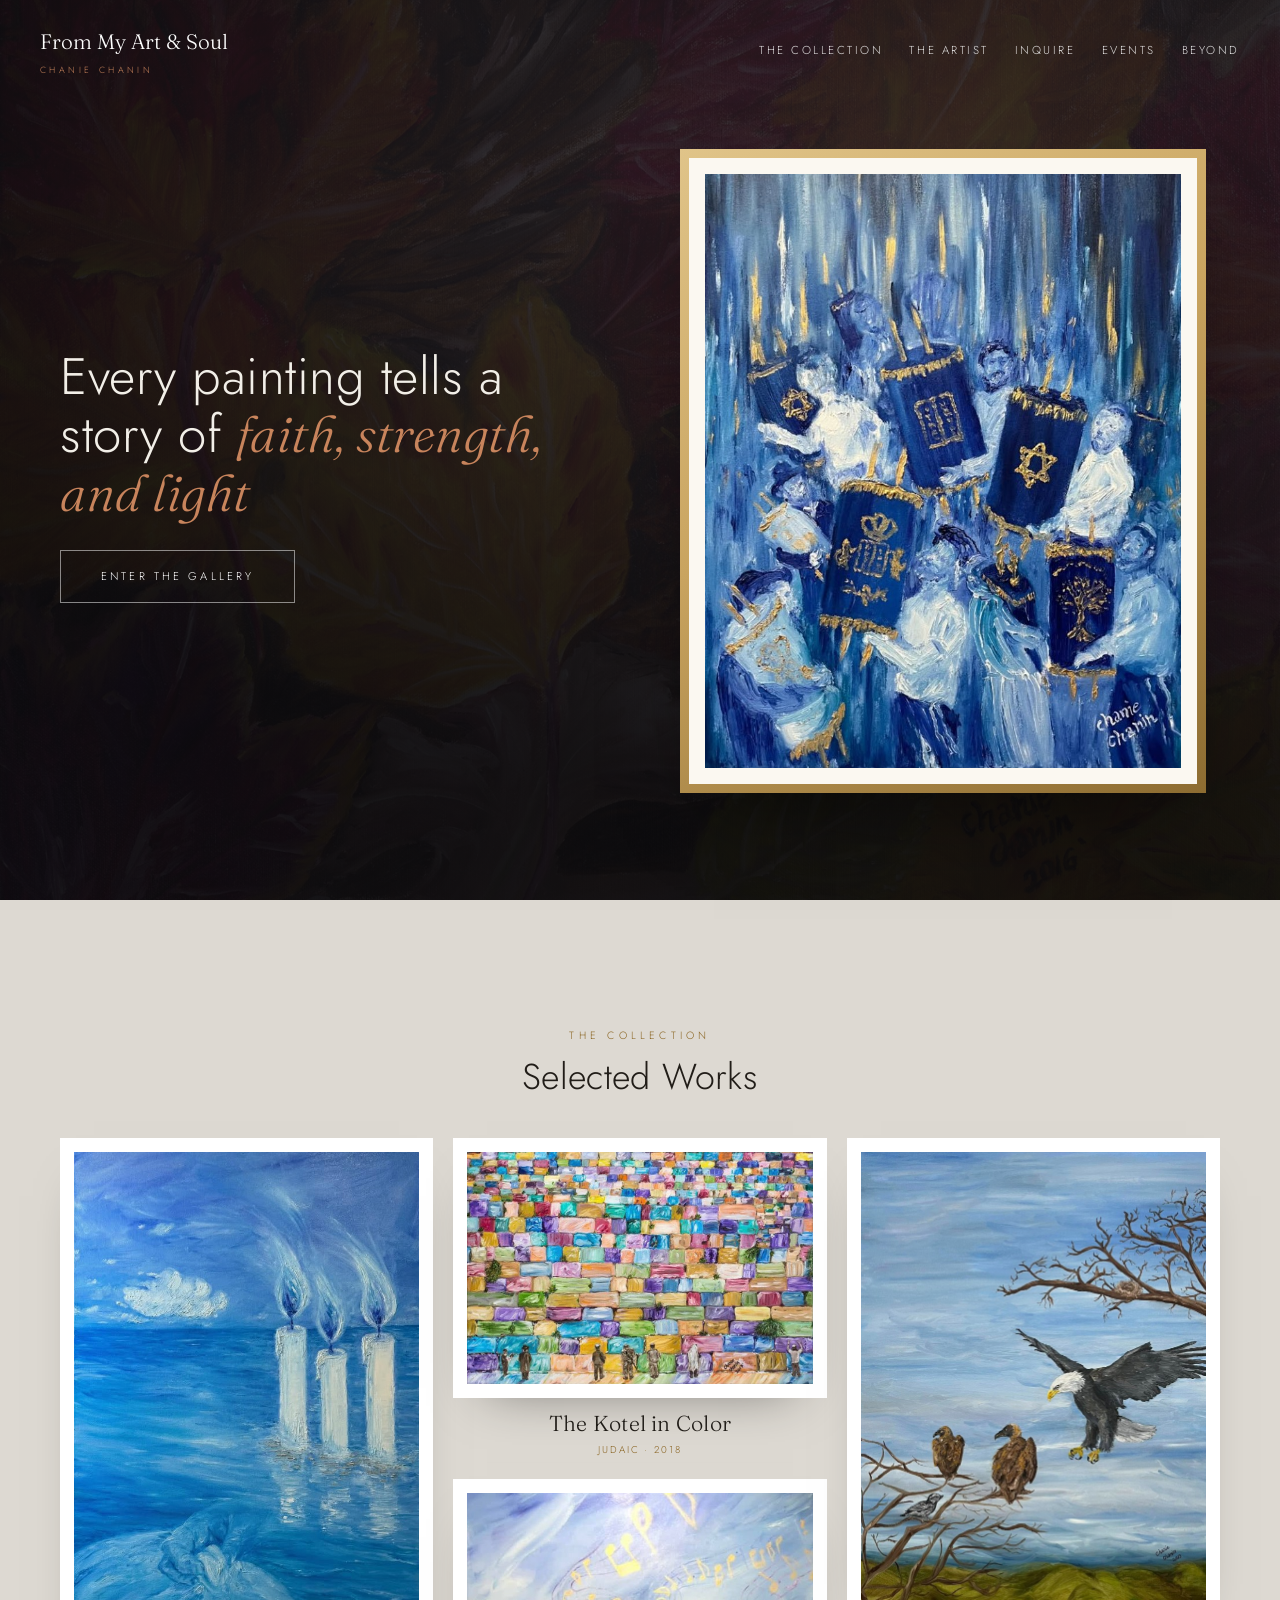
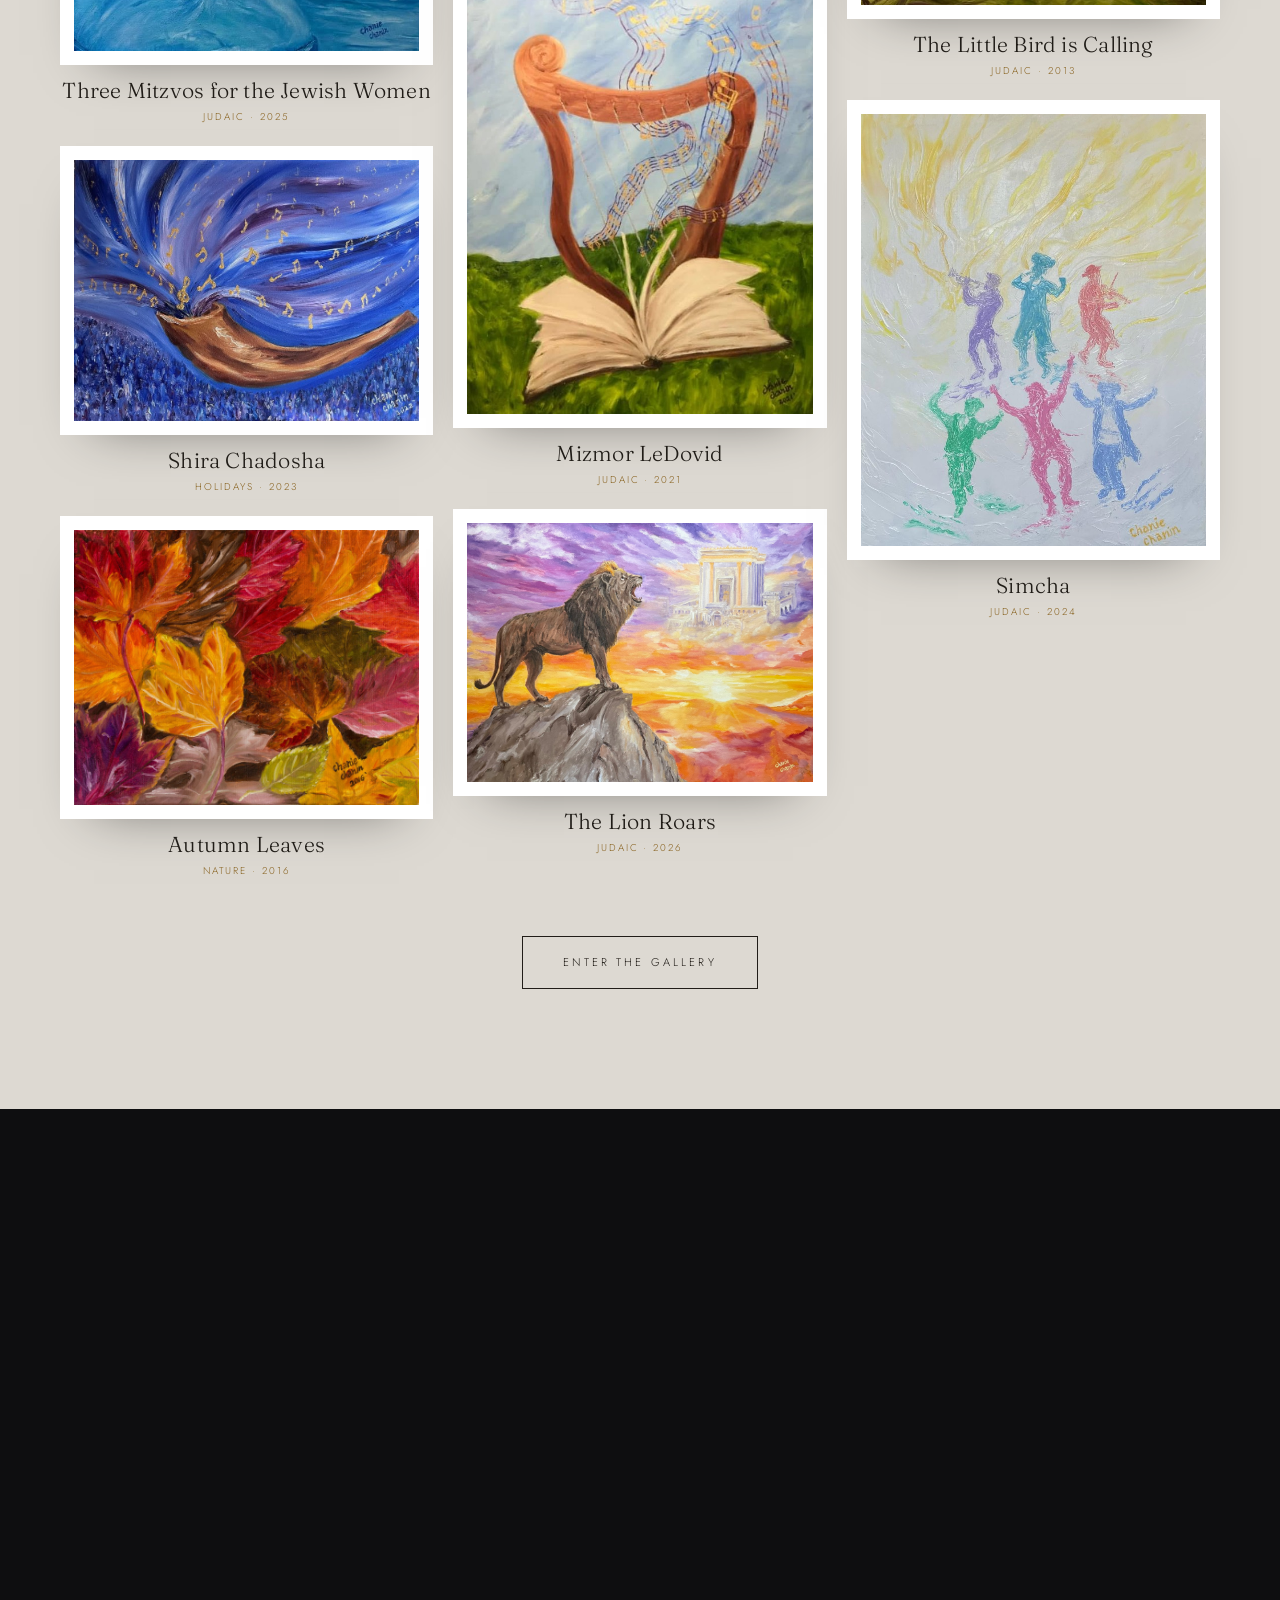
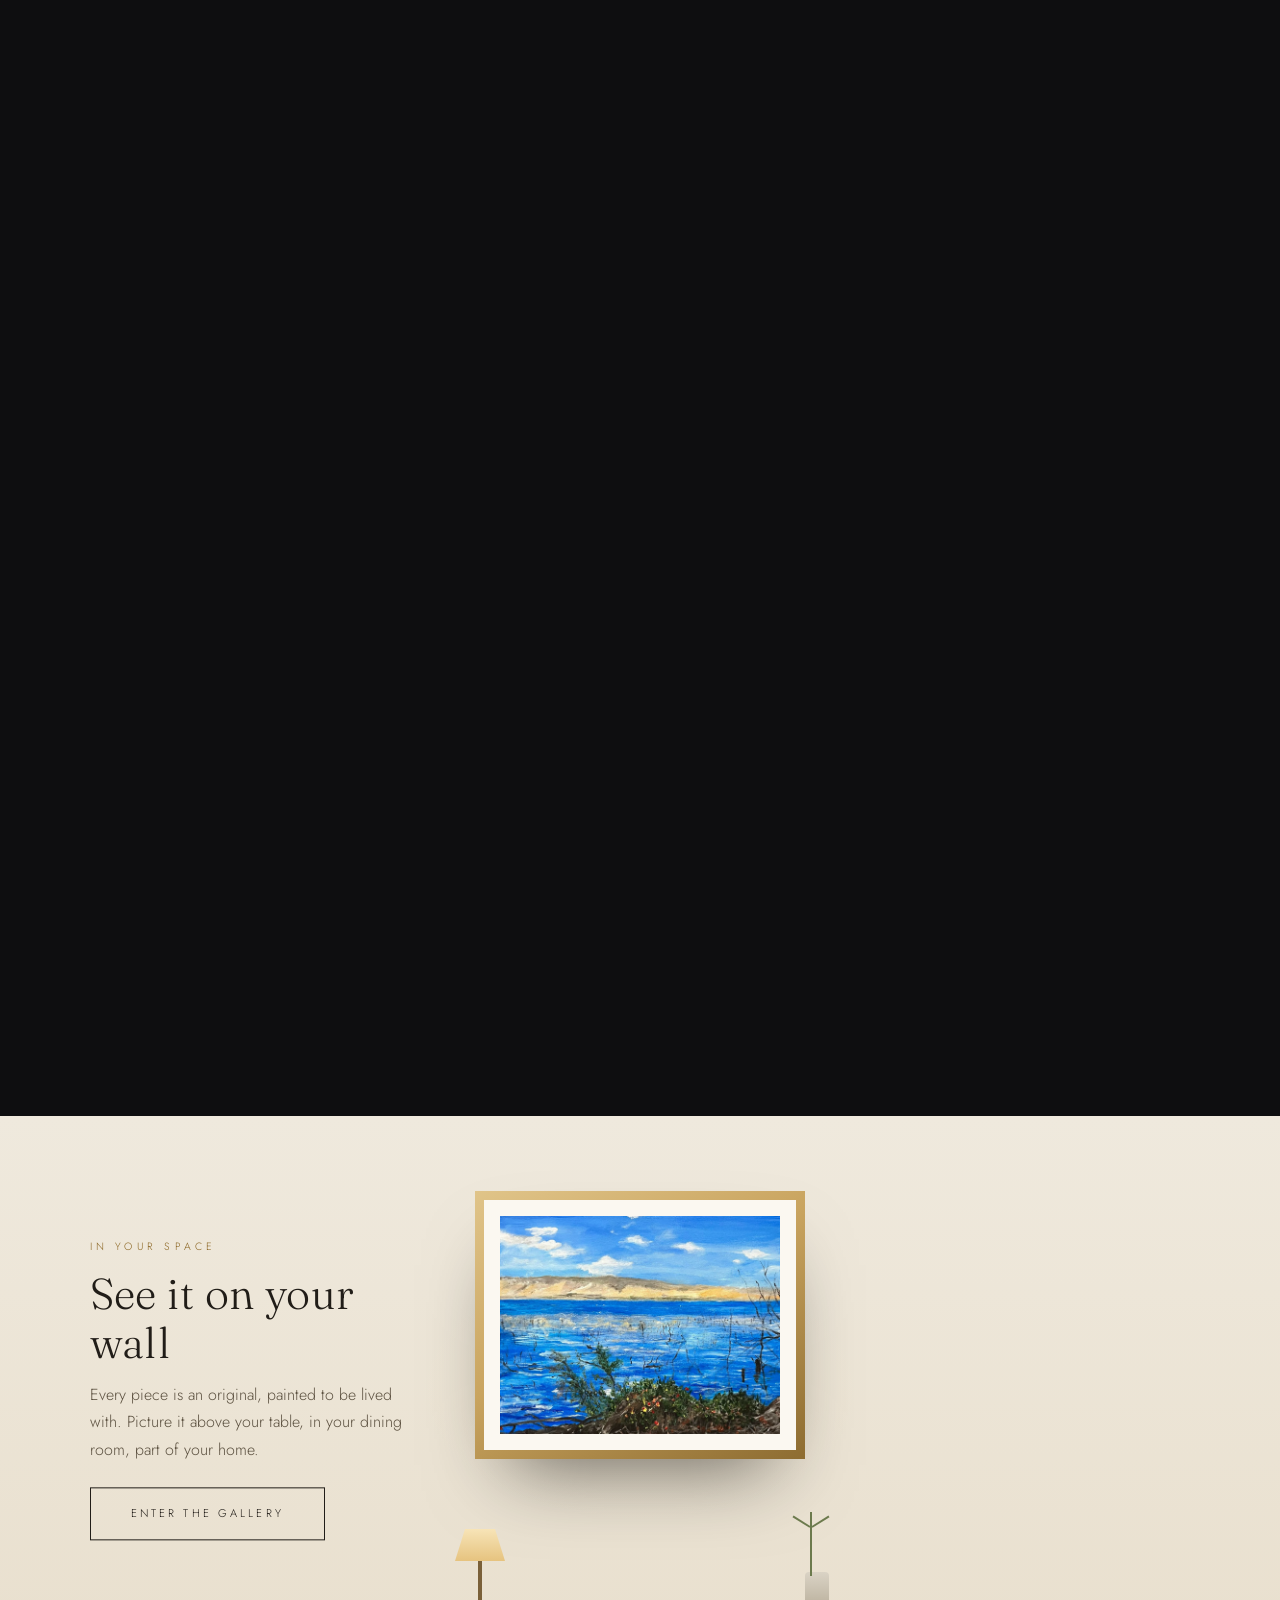
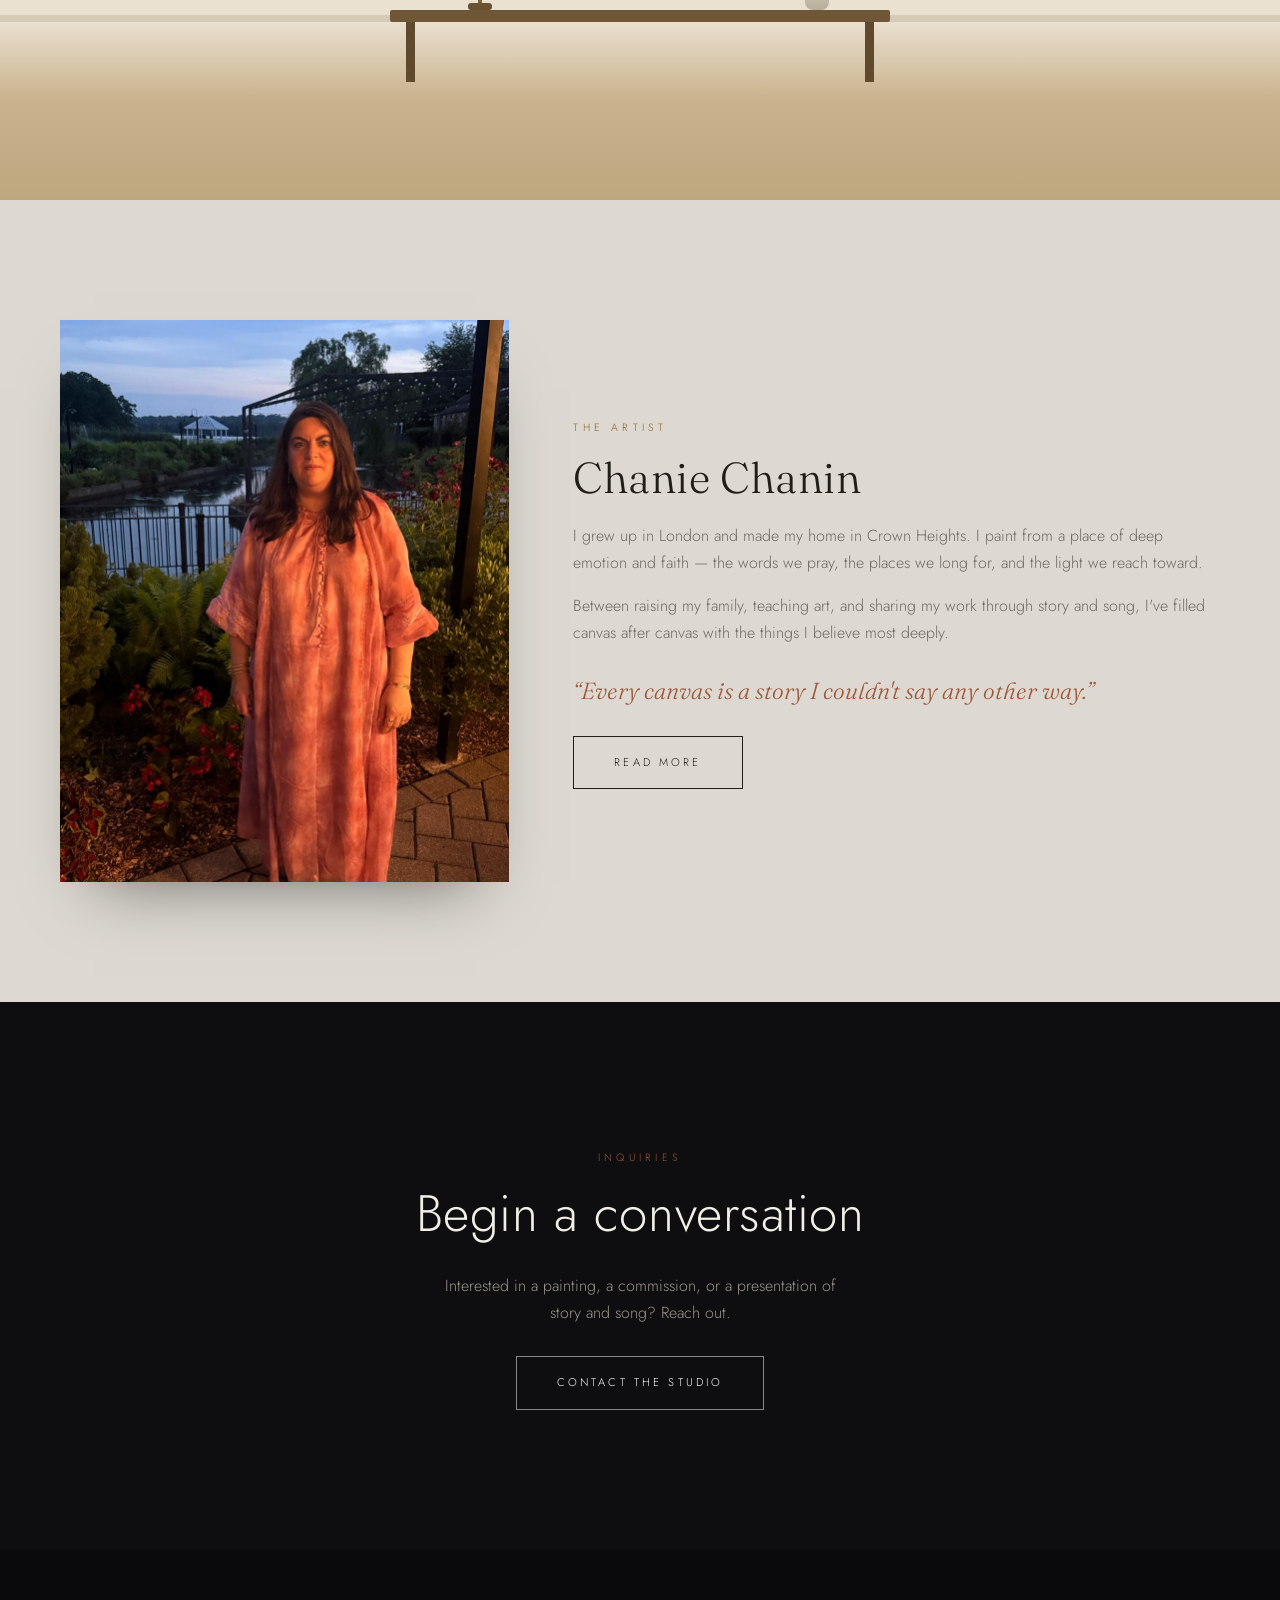
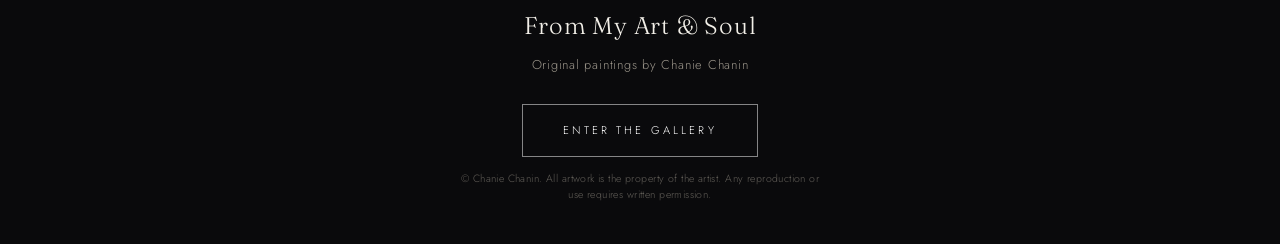
<file: index.html>
<!DOCTYPE html>
<html lang="en">
<head>
<meta charset="UTF-8">
<meta name="viewport" content="width=device-width, initial-scale=1.0">
<title>From My Art & Soul — Chanie Chanin</title>
<meta name="description" content="Original paintings by Chanie Chanin — Judaic and biblical themes, landscapes, and holidays. Every canvas carries a story.">
<link rel="preconnect" href="https://fonts.googleapis.com">
<link rel="preconnect" href="https://fonts.gstatic.com" crossorigin>
<link href="https://fonts.googleapis.com/css2?family=Jost:wght@300;400;500&family=Fraunces:ital,opsz,wght@0,9..144,400;1,9..144,400&display=swap" rel="stylesheet">
<link rel="stylesheet" href="css/styles.css?v=142">
<meta property="og:type" content="website">
<meta property="og:site_name" content="From My Art &amp; Soul">
<meta property="og:title" content="From My Art &amp; Soul — Chanie Chanin">
<meta property="og:description" content="Original paintings by Chanie Chanin — every painting tells a story of faith, strength, and light.">
<meta property="og:url" content="https://frommyartandsoul.com/">
<meta property="og:image" content="https://frommyartandsoul.com/images/og-image.jpg">
<meta property="og:image:width" content="1200">
<meta property="og:image:height" content="630">
<meta name="twitter:card" content="summary_large_image">
<meta name="twitter:title" content="From My Art &amp; Soul — Chanie Chanin">
<meta name="twitter:description" content="Original paintings by Chanie Chanin — every painting tells a story of faith, strength, and light.">
<meta name="twitter:image" content="https://frommyartandsoul.com/images/og-image.jpg">
</head>
<body>

<header class="hdr" id="hdr">
  <a class="brand" href="index.html">From My Art &amp; Soul<small>Chanie Chanin</small></a>
  <nav>
    <a href="gallery.html">The Collection</a>
    <a href="about.html">The Artist</a>
    <a href="contact.html">Inquire</a>
    <a href="gallery.html?view=events">Events</a>
    <a href="gallery.html?view=beyond">Beyond</a>
  </nav>
  <button class="nav-toggle" id="navToggle" aria-label="Menu"><span></span><span></span><span></span></button>
</header>

<!-- HERO -->
<section class="hero">
  <div class="wrap hero-grid">
    <h1 class="hero-h1">Every painting tells a story of <em>faith, strength, and light</em></h1>
    <div id="hero-art" class="hero-art"></div>
    <a href="gallery.html" class="btn light hero-btn">Enter the Gallery</a>
  </div>
</section>

<!-- SELECTED WORKS -->
<section class="sec sec-light">
  <div class="wrap">
    <div class="head reveal">
      <span class="eyebrow">The Collection</span>
      <h2>Selected Works</h2>
    </div>
    <div class="grid" id="home-grid"></div>
    <div style="text-align:center;margin-top:56px" class="reveal"><a href="gallery.html" class="btn dark">Enter the Gallery</a></div>
  </div>
</section>

<!-- FEATURED WORK SPOTLIGHTS (rendered from data) -->
<div id="spotlights"></div>

<!-- ROOM -->
<section class="sec-light" id="room" style="padding:0">
  <div class="room-scene reveal">
    <div class="floor"></div><div class="baseboard"></div><div class="room-glow"></div>
    <div class="on-wall"><div class="artframe"><div class="mat"><img src="images/kineret.jpg" alt="The Kineret"></div></div></div>
    <div class="console"></div>
    <div class="lamp"><div class="shade"></div><div class="stem"></div><div class="base"></div></div>
    <div class="vase"></div><div class="branch"></div>
    <div class="room-copy">
      <span class="eyebrow">In Your Space</span>
      <h2>See it on your wall</h2>
      <p>Every piece is an original, painted to be lived with. Picture it above your table, in your dining room, part of your home.</p>
      <div style="margin-top:24px"><a href="gallery.html" class="btn dark">Enter the Gallery</a></div>
    </div>
  </div>
</section>

<!-- ARTIST -->
<section class="sec sec-light" id="artist">
  <div class="wrap artist-inner">
    <div class="artist-photo reveal"><img src="images/portrait.jpg" alt="Chanie Chanin"></div>
    <div class="artist-copy reveal">
      <span class="eyebrow">The Artist</span>
      <h2>Chanie Chanin</h2>
      <p>I grew up in London and made my home in Crown Heights. I paint from a place of deep emotion and faith — the words we pray, the places we long for, and the light we reach toward.</p>
      <p>Between raising my family, teaching art, and sharing my work through story and song, I've filled canvas after canvas with the things I believe most deeply.</p>
      <p class="q">“Every canvas is a story I couldn't say any other way.”</p>
      <div style="margin-top:26px"><a href="about.html" class="btn dark">Read More</a></div>
    </div>
  </div>
</section>

<!-- CTA -->
<section class="sec-dark cta">
  <div class="wrap reveal">
    <span class="eyebrow">Inquiries</span>
    <h2>Begin a conversation</h2>
    <p style="color:var(--d-mut);max-width:44ch;margin:0 auto 30px">Interested in a painting, a commission, or a presentation of story and song? Reach out.</p>
    <a href="contact.html" class="btn light">Contact the Studio</a>
  </div>
</section>

<footer>
  <div class="fb">From My Art &amp; Soul</div>
  <div>Original paintings by Chanie Chanin</div>
  <div style="margin:28px 0 4px"><a href="gallery.html" class="btn light">Enter the Gallery</a></div>
  <div class="copyright">&copy; Chanie Chanin. All artwork is the property of the artist. Any reproduction or use requires written permission.</div>
</footer>

<script src="js/data.js?v=142"></script>
<script src="js/render.js?v=142"></script>
</body>
</html>
</file>
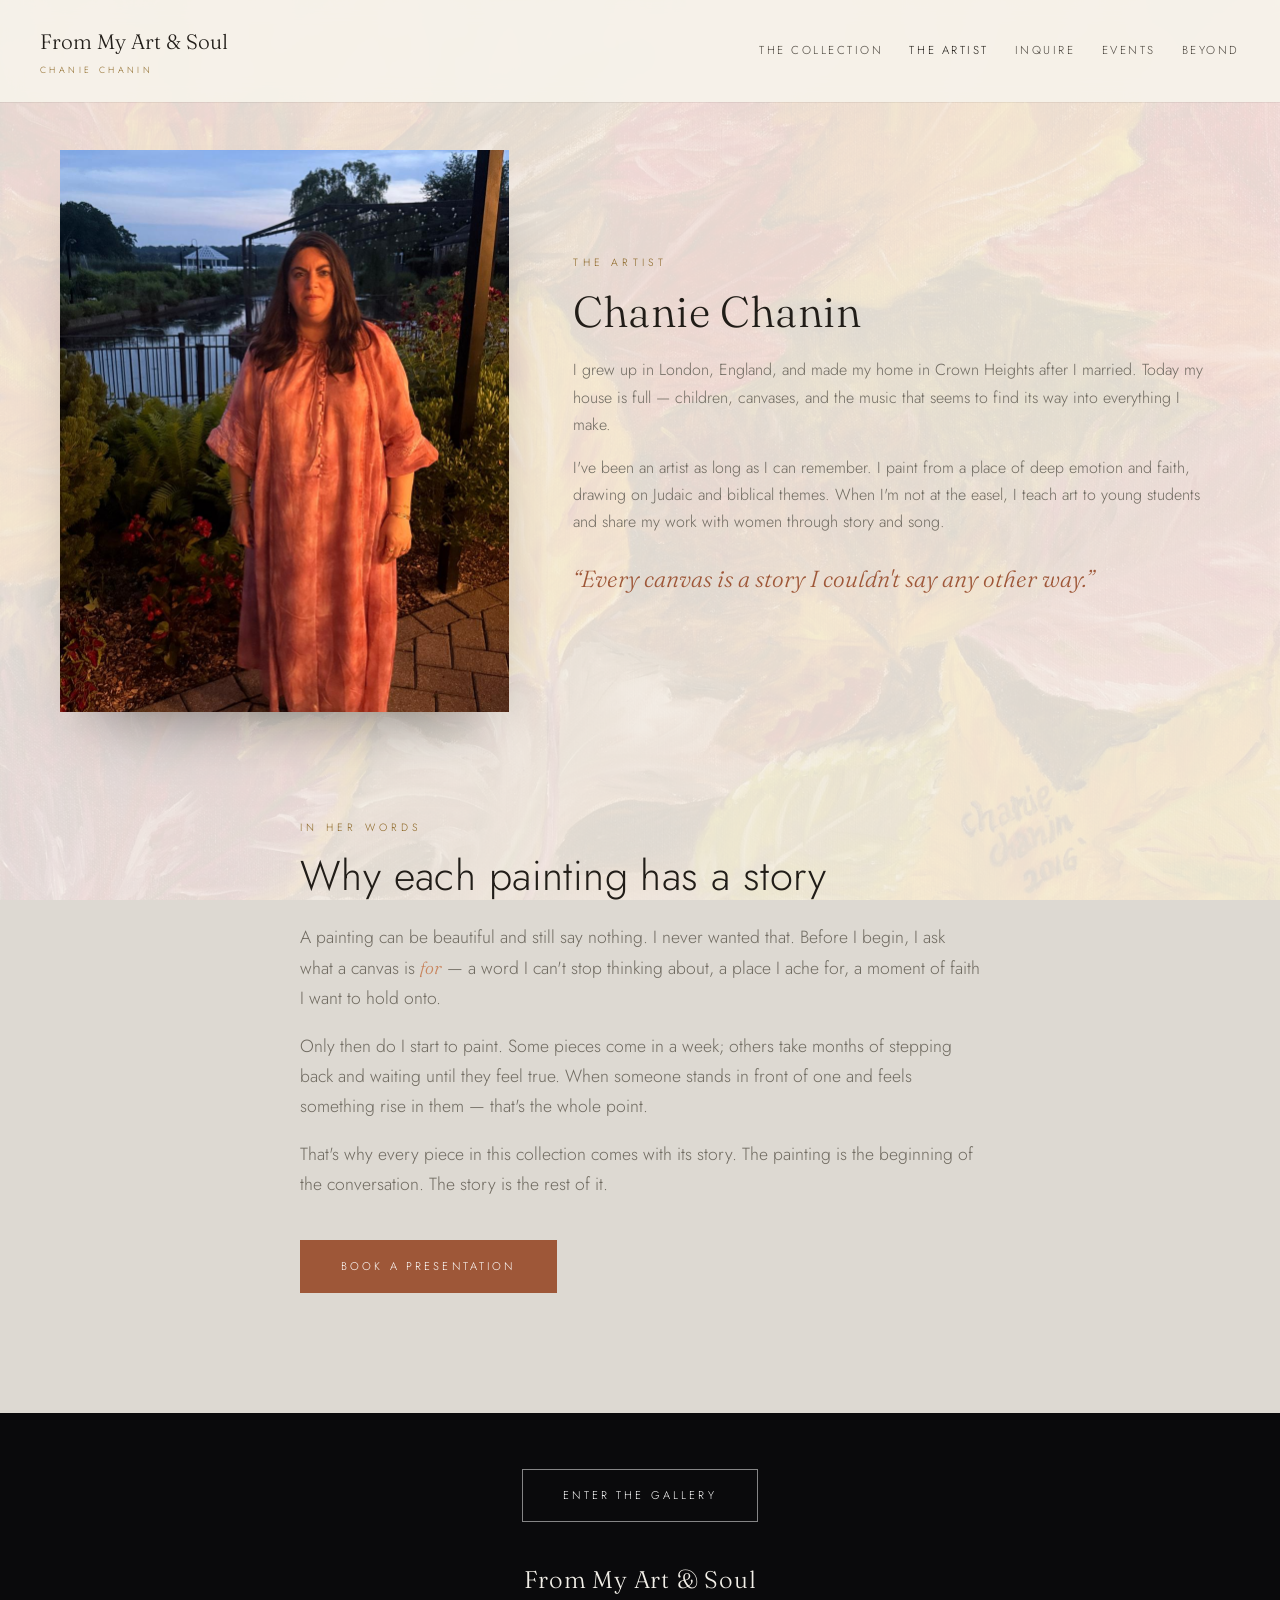
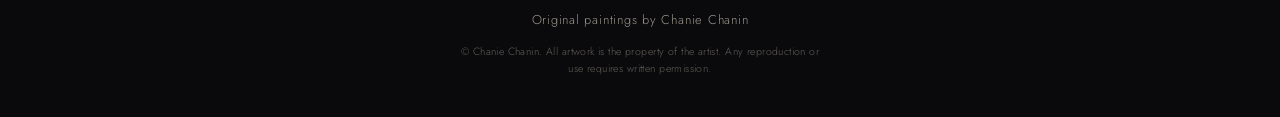
<file: about.html>
<!DOCTYPE html>
<html lang="en">
<head>
<meta charset="UTF-8">
<meta name="viewport" content="width=device-width, initial-scale=1.0">
<title>The Artist — From My Art & Soul</title>
<meta name="description" content="Meet Chanie Chanin — artist, teacher, and storyteller from Crown Heights.">
<link rel="preconnect" href="https://fonts.googleapis.com">
<link rel="preconnect" href="https://fonts.gstatic.com" crossorigin>
<link href="https://fonts.googleapis.com/css2?family=Jost:wght@300;400;500&family=Fraunces:ital,opsz,wght@0,9..144,400;1,9..144,400&display=swap" rel="stylesheet">
<link rel="stylesheet" href="css/styles.css?v=142">
<meta property="og:type" content="website">
<meta property="og:site_name" content="From My Art &amp; Soul">
<meta property="og:title" content="From My Art &amp; Soul — Chanie Chanin">
<meta property="og:description" content="Original paintings by Chanie Chanin — every painting tells a story of faith, strength, and light.">
<meta property="og:url" content="https://frommyartandsoul.com/">
<meta property="og:image" content="https://frommyartandsoul.com/images/og-image.jpg">
<meta property="og:image:width" content="1200">
<meta property="og:image:height" content="630">
<meta name="twitter:card" content="summary_large_image">
<meta name="twitter:title" content="From My Art &amp; Soul — Chanie Chanin">
<meta name="twitter:description" content="Original paintings by Chanie Chanin — every painting tells a story of faith, strength, and light.">
<meta name="twitter:image" content="https://frommyartandsoul.com/images/og-image.jpg">
</head>
<body>

<header class="hdr solid" id="hdr">
  <a class="brand" href="index.html">From My Art &amp; Soul<small>Chanie Chanin</small></a>
  <nav>
    <a href="gallery.html">The Collection</a>
    <a href="about.html" class="active">The Artist</a>
    <a href="contact.html">Inquire</a>
    <a href="gallery.html?view=events">Events</a>
    <a href="gallery.html?view=beyond">Beyond</a>
  </nav>
  <button class="nav-toggle" id="navToggle" aria-label="Menu"><span></span><span></span><span></span></button>
</header>

<main class="sec sec-light" style="padding-top:150px">
  <div class="wrap artist-inner">
    <div class="artist-photo reveal"><img src="images/portrait.jpg" alt="Chanie Chanin"></div>
    <div class="artist-copy reveal">
      <span class="eyebrow">The Artist</span>
      <h2>Chanie Chanin</h2>
      <p>I grew up in London, England, and made my home in Crown Heights after I married. Today my house is full — children, canvases, and the music that seems to find its way into everything I make.</p>
      <p>I've been an artist as long as I can remember. I paint from a place of deep emotion and faith, drawing on Judaic and biblical themes. When I'm not at the easel, I teach art to young students and share my work with women through story and song.</p>
      <p class="q">“Every canvas is a story I couldn't say any other way.”</p>
    </div>
  </div>

  <div class="wrap" style="max-width:760px;margin-top:100px">
    <div class="reveal">
      <span class="eyebrow">In Her Words</span>
      <h2 style="font-size:clamp(1.8rem,3.6vw,2.6rem);margin:14px 0 24px">Why each painting has a story</h2>
      <p style="color:var(--l-mut);font-size:1.1rem;margin-bottom:18px">A painting can be beautiful and still say nothing. I never wanted that. Before I begin, I ask what a canvas is <em>for</em> — a word I can't stop thinking about, a place I ache for, a moment of faith I want to hold onto.</p>
      <p style="color:var(--l-mut);font-size:1.1rem;margin-bottom:18px">Only then do I start to paint. Some pieces come in a week; others take months of stepping back and waiting until they feel true. When someone stands in front of one and feels something rise in them — that's the whole point.</p>
      <p style="color:var(--l-mut);font-size:1.1rem">That's why every piece in this collection comes with its story. The painting is the beginning of the conversation. The story is the rest of it.</p>
    </div>
    <div class="reveal" style="margin-top:40px">
      <a href="contact.html" class="btn gold">Book a Presentation</a>
    </div>
  </div>
</main>

<footer>
  <div style="margin-bottom:38px"><a href="gallery.html" class="btn light">Enter the Gallery</a></div>
  <div class="fb">From My Art &amp; Soul</div>
  <div>Original paintings by Chanie Chanin</div>
  <div class="copyright">&copy; Chanie Chanin. All artwork is the property of the artist. Any reproduction or use requires written permission.</div>
</footer>

<script src="js/data.js?v=142"></script>
<script src="js/render.js?v=142"></script>
</body>
</html>
</file>
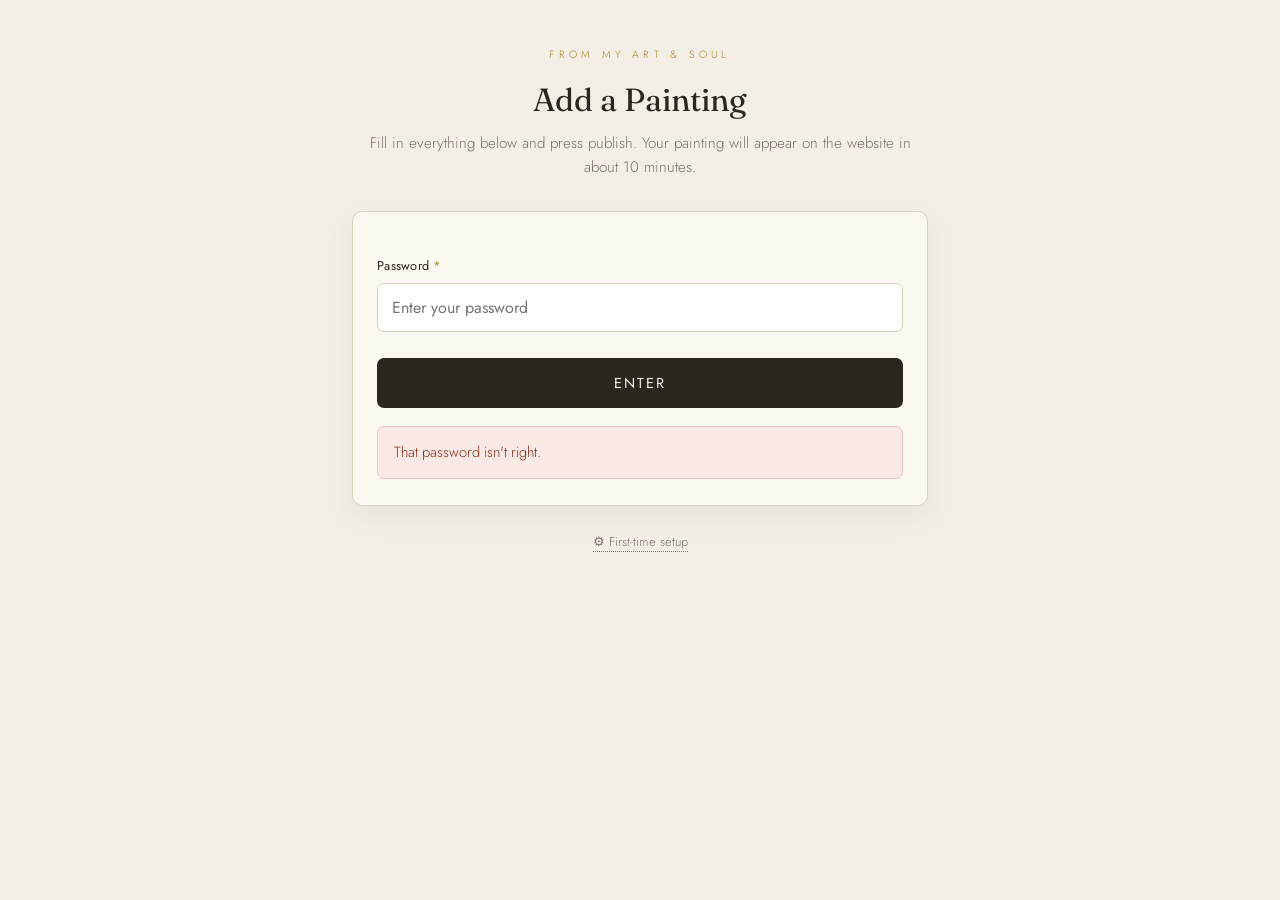
<file: admin.html>
<!DOCTYPE html>
<html lang="en">
<head>
<meta charset="UTF-8">
<meta name="viewport" content="width=device-width, initial-scale=1.0">
<meta name="robots" content="noindex,nofollow">
<title>Add a Painting · From My Art & Soul</title>
<link rel="preconnect" href="https://fonts.googleapis.com">
<link rel="preconnect" href="https://fonts.gstatic.com" crossorigin>
<link href="https://fonts.googleapis.com/css2?family=Jost:wght@300;400;500&family=Fraunces:ital,opsz,wght@0,9..144,400;1,9..144,400&display=swap" rel="stylesheet">
<style>
  :root{ --serif:'Fraunces',Georgia,serif; --sans:'Jost',sans-serif; --bg:#f4efe6; --ink:#2b2620; --mut:#7a7264; --gold:#a9852f; --line:#d9cfbd; }
  *{margin:0;padding:0;box-sizing:border-box}
  body{ font-family:var(--sans); font-weight:300; background:var(--bg); color:var(--ink); line-height:1.6; }
  .wrap{ max-width:620px; margin:0 auto; padding:40px 22px 90px; }
  header{ text-align:center; margin-bottom:32px; }
  header .eyebrow{ font-size:.66rem; letter-spacing:.4em; text-transform:uppercase; color:var(--gold); }
  header h1{ font-family:var(--serif); font-weight:400; font-size:2rem; margin-top:8px; }
  header p{ color:var(--mut); font-size:.95rem; margin-top:6px; }

  .card{ background:#fbf8f1; border:1px solid var(--line); border-radius:10px; padding:26px 24px; box-shadow:0 10px 30px rgba(0,0,0,.06); }

  label{ display:block; font-size:.8rem; letter-spacing:.02em; color:var(--ink); font-weight:400; margin:18px 0 6px; }
  label .req{ color:var(--gold); }
  label small{ display:block; color:var(--mut); font-weight:300; letter-spacing:0; font-size:.78rem; margin-top:2px; }
  input[type=text], input[type=password], select, textarea{
    width:100%; font-family:var(--sans); font-size:1rem; padding:12px 14px;
    border:1px solid var(--line); border-radius:7px; background:#fff; color:var(--ink);
  }
  textarea{ min-height:150px; resize:vertical; line-height:1.7; }
  input:focus, select:focus, textarea:focus{ outline:none; border-color:var(--gold); }
  .row{ display:flex; gap:14px; } .row > div{ flex:1; }
  .check{ display:flex; align-items:flex-start; gap:10px; margin-top:16px; }
  .check input{ width:20px; height:20px; margin-top:2px; flex:0 0 auto; }
  .check label{ margin:0; }

  .filebox{ border:2px dashed var(--line); border-radius:9px; padding:22px; text-align:center; cursor:pointer; background:#fff; transition:.2s; }
  .filebox:hover{ border-color:var(--gold); }
  .filebox input{ display:none; }
  .filebox .hint{ color:var(--mut); font-size:.9rem; }
  #preview{ max-width:100%; max-height:230px; margin:14px auto 0; display:none; border-radius:6px; box-shadow:0 6px 16px rgba(0,0,0,.15); }

  .btn{ display:inline-block; width:100%; margin-top:26px; font-family:var(--sans); font-size:.9rem; letter-spacing:.14em; text-transform:uppercase; padding:15px; border:0; border-radius:7px; background:var(--ink); color:var(--bg); cursor:pointer; transition:.2s; }
  .btn:hover{ background:#000; } .btn:disabled{ opacity:.5; cursor:default; }
  .btn.ghost{ background:none; color:var(--mut); border:1px solid var(--line); }

  .msg{ margin-top:18px; padding:14px 16px; border-radius:7px; font-size:.92rem; display:none; }
  .msg.err{ display:block; background:#fbe9e6; color:#8a2b17; border:1px solid #edc7bf; }
  .msg.ok{ display:block; background:#e9f3ea; color:#1f6b34; border:1px solid #c3e0c9; }
  .msg.work{ display:block; background:#f3eeda; color:#7a5f16; border:1px solid #e6dab0; }

  .setuplink{ text-align:center; margin-top:22px; }
  .setuplink a{ color:var(--mut); font-size:.8rem; text-decoration:none; border-bottom:1px dotted var(--mut); cursor:pointer; }
  .hide{ display:none !important; }
  .note{ font-size:.82rem; color:var(--mut); margin-top:10px; line-height:1.6; }
  code{ background:#efe9dc; padding:1px 6px; border-radius:4px; font-size:.85em; }
</style>
</head>
<body>
<div class="wrap">
  <header>
    <span class="eyebrow">From My Art &amp; Soul</span>
    <h1>Add a Painting</h1>
    <p>Fill in everything below and press publish. Your painting will appear on the website in about 10 minutes.</p>
  </header>

  <!-- LOGIN -->
  <div class="card" id="loginCard">
    <label>Password <span class="req">*</span></label>
    <input type="password" id="pw" placeholder="Enter your password" autocomplete="off">
    <button class="btn" id="loginBtn">Enter</button>
    <div class="msg err" id="loginErr">That password isn't right.</div>
  </div>

  <!-- SETUP (token) -->
  <div class="card hide" id="setupCard">
    <h2 style="font-family:var(--serif);font-weight:400;font-size:1.3rem;margin-bottom:6px">One-time setup</h2>
    <p class="note">Paste the GitHub access token here. This is done once <b>on each device</b> that will add paintings. It is saved only in this browser and is never shown on the website.</p>
    <div class="msg" id="setupStatus" style="display:block"></div>
    <label>GitHub token</label>
    <input type="password" id="tokenIn" placeholder="github_pat_..." autocomplete="off">
    <button class="btn" id="saveToken">Save token</button>
    <button class="btn ghost hide" id="setupBack">Continue to the form &rarr;</button>
    <div class="msg" id="setupMsg"></div>
    <div class="note" style="margin-top:14px">Moving to another device? <a id="showSaved" style="color:var(--gold);cursor:pointer;text-decoration:underline">Show the token saved on this device</a> so you can copy it over.</div>
  </div>

  <!-- FORM -->
  <div class="card hide" id="formCard">
    <form id="artForm">
      <label>Painting photo <span class="req">*</span>
        <small>Tap to choose the photo of the painting.</small>
      </label>
      <div class="filebox" id="filebox">
        <div class="hint" id="fileHint">📷 Tap here to choose a photo</div>
        <input type="file" id="file" accept="image/*">
      </div>
      <img id="preview" alt="preview">

      <label>Title <span class="req">*</span></label>
      <input type="text" id="title" placeholder="e.g. The Kotel at Sunset">

      <label>Which gallery? <span class="req">*</span></label>
      <select id="theme">
        <option value="">— choose a section —</option>
        <option value="Judaic">Judaic</option>
        <option value="Holidays">Holidays</option>
        <option value="Nature">Nature</option>
        <option value="Portraits">Portraits</option>
        <option value="Rebbe & Rebbetzin">Chabad (Rebbe &amp; Rebbetzin)</option>
        <option value="Beyond the Canvas">Beyond the Canvas</option>
        <option value="Paint Parties">Paint Parties / Events</option>
      </select>

      <div class="row">
        <div>
          <label>Size <span class="req">*</span><small>e.g. 18 x 24 in</small></label>
          <input type="text" id="size" placeholder="18 x 24 in">
        </div>
        <div>
          <label>Year<small>optional</small></label>
          <input type="text" id="year" placeholder="2025">
        </div>
      </div>

      <label>Medium<small>what it's painted with</small></label>
      <input type="text" id="medium" value="Oil on canvas">

      <div class="check">
        <input type="checkbox" id="sold">
        <label for="sold">This original is already sold / not available (prints only)</label>
      </div>

      <label>Short caption<small>one line shown under the title (optional)</small></label>
      <input type="text" id="subtitle" placeholder="A quiet lane in Yerushalayim of gold.">

      <label>The story <span class="req">*</span>
        <small>Write it the way you'd say it. Leave a blank line between paragraphs.</small>
      </label>
      <textarea id="story" placeholder="Tell the story behind this painting…"></textarea>

      <button class="btn" id="submitBtn" type="submit">Publish to the website</button>
      <div class="msg" id="formMsg"></div>
    </form>
    <div class="setuplink"><a id="openSetup">⚙ Setup (token)</a> &nbsp;·&nbsp; <a id="logout">Log out</a></div>
  </div>

  <div class="setuplink" id="bottomSetup"><a id="openSetup2">⚙ First-time setup</a></div>
</div>

<!-- load current paintings so we can make a unique id and avoid clashes -->
<script src="js/data.js"></script>
<script>
const REPO='chaniechanin/frommyartandsoul';
const BRANCH='main';
const PASSWORD='ilovemywife1594';          /* change this to whatever you like */
const TKEY='fmas_gh_token';
const addedIds=[];                          /* ids added this session */

const $=id=>document.getElementById(id);
const show=(el,on)=>el.classList.toggle('hide',!on);

/* ---------- utf-8 base64 ---------- */
function utf8ToB64(str){ const b=new TextEncoder().encode(str); let s=''; b.forEach(x=>s+=String.fromCharCode(x)); return btoa(s); }
function b64ToUtf8(b64){ const bin=atob(b64.replace(/\n/g,'')); const b=Uint8Array.from(bin,c=>c.charCodeAt(0)); return new TextDecoder().decode(b); }

/* ---------- helpers ---------- */
function slug(s){ return s.toLowerCase().replace(/[^a-z0-9]+/g,'-').replace(/^-+|-+$/g,'').slice(0,50); }
function uniqueId(base){
  const existing=new Set([...(window.PAINTINGS||[]).map(p=>p.id), ...addedIds]);
  let id=base||'painting', n=2;
  while(existing.has(id)){ id=`${base}-${n++}`; }
  return id;
}
function normSize(s){
  s=s.trim();
  s=s.replace(/(\d)\s*[xX×]\s*(\d)/,'$1 × $2');
  if(/×/.test(s) && !/(in|cm|"|inch)/i.test(s)) s+=' in';
  return s;
}
function entryText(o){
  const j=JSON.stringify;
  const storyLines=o.story.map(s=>'      '+j(s)).join(',\n');
  return `{
    id: ${j(o.id)},
    title: ${j(o.title)},
    theme: ${j(o.theme)},
    year: ${j(o.year||'')},
    medium: ${j(o.medium)},
    size: ${j(o.size)},
    image: ${j(o.image)},
    featured: false,${o.sold?'\n    sold: true,':''}
    subtitle: ${j(o.subtitle||'')},
    story: [
${storyLines}
    ]
  }`;
}

/* ---------- github ---------- */
function token(){ return localStorage.getItem(TKEY)||''; }
async function ghGet(path){
  const r=await fetch(`https://api.github.com/repos/${REPO}/contents/${path}?ref=${BRANCH}`,{headers:{Authorization:`Bearer ${token()}`,Accept:'application/vnd.github+json'}});
  if(!r.ok) throw new Error(`Could not read ${path} (${r.status}). ${(await r.json().catch(()=>({}))).message||''}`);
  return r.json();
}
async function ghPut(path, contentB64, message, sha){
  const body={message, content:contentB64, branch:BRANCH}; if(sha) body.sha=sha;
  const r=await fetch(`https://api.github.com/repos/${REPO}/contents/${path}`,{method:'PUT',headers:{Authorization:`Bearer ${token()}`,Accept:'application/vnd.github+json','Content-Type':'application/json'},body:JSON.stringify(body)});
  if(!r.ok){ const e=await r.json().catch(()=>({})); throw new Error(`Upload failed for ${path} (${r.status}). ${e.message||''}`); }
  return r.json();
}

/* ---------- ui flow ---------- */
function goSetup(){
  show($('formCard'),false); show($('loginCard'),false); show($('bottomSetup'),false); show($('setupCard'),true);
  const has=!!token();
  $('setupStatus').className='msg '+(has?'ok':'work');
  $('setupStatus').textContent = has
    ? '✓ A token is already saved on this device — you can continue.'
    : 'No token is saved on this device yet. Paste one below (just once).';
  show($('setupBack'),has);   /* can only continue to the form once a token exists */
  $('tokenIn').value='';
}
$('loginBtn').onclick=()=>{
  if($('pw').value===PASSWORD){
    show($('loginCard'),false); show($('bottomSetup'),false);
    if(token()){ show($('formCard'),true); } else { goSetup(); }
  } else { $('loginErr').style.display='block'; }
};
$('pw').addEventListener('keydown',e=>{ if(e.key==='Enter') $('loginBtn').click(); });

$('openSetup').onclick=$('openSetup2').onclick=goSetup;
$('setupBack').onclick=()=>{ if(token()){ show($('setupCard'),false); show($('formCard'),true); } };
$('saveToken').onclick=()=>{
  const t=$('tokenIn').value.trim();
  if(!t){ $('setupMsg').className='msg err'; $('setupMsg').textContent='Please paste the token.'; return; }
  if(!/^github_pat_|^ghp_/.test(t)){ $('setupMsg').className='msg err'; $('setupMsg').textContent='That doesn’t look like a GitHub token (it should start with github_pat_). Please re-copy it.'; return; }
  localStorage.setItem(TKEY,t);
  $('setupMsg').className='msg ok'; $('setupMsg').textContent='Saved on this device. Taking you to the form…';
  setTimeout(()=>{ show($('setupCard'),false); show($('formCard'),true); },900);
};
$('logout').onclick=()=>location.reload();
$('showSaved').onclick=()=>{
  const t=token();
  if(!t){ $('setupMsg').className='msg err'; $('setupMsg').textContent='No token is saved on this device to show.'; return; }
  $('tokenIn').type='text'; $('tokenIn').value=t; $('tokenIn').focus(); $('tokenIn').select();
  $('setupMsg').className='msg ok'; $('setupMsg').textContent='This is the token saved on this device — copy it and paste it into Setup on the other device.';
};

/* file preview */
$('filebox').onclick=()=>$('file').click();
let fileData=null, fileExt='jpg';
$('file').onchange=e=>{
  const f=e.target.files[0]; if(!f) return;
  fileExt=(f.name.split('.').pop()||'jpg').toLowerCase().replace('jpeg','jpg');
  const rd=new FileReader();
  rd.onload=()=>{ fileData=rd.result; $('preview').src=rd.result; $('preview').style.display='block'; $('fileHint').textContent='✓ '+f.name; };
  rd.readAsDataURL(f);
};

/* submit */
$('artForm').onsubmit=async e=>{
  e.preventDefault();
  const m=$('formMsg');
  const title=$('title').value.trim(), theme=$('theme').value, size=$('size').value.trim(), storyRaw=$('story').value.trim();
  if(!fileData){ m.className='msg err'; m.textContent='Please choose a photo of the painting.'; return; }
  if(!title||!theme||!size||!storyRaw){ m.className='msg err'; m.textContent='Please fill in the title, gallery, size, and story.'; return; }
  if(!token()){ m.className='msg err'; m.textContent='Setup needed — tap “Setup (token)” below.'; return; }

  const story=storyRaw.split(/\n\s*\n/).map(s=>s.replace(/\s*\n\s*/g,' ').trim()).filter(Boolean);
  const id=uniqueId(slug(title));
  const image=`images/${id}.${fileExt}`;
  const entry={ id, title, theme, year:$('year').value.trim(), medium:$('medium').value.trim()||'Oil on canvas', size:normSize(size), image, sold:$('sold').checked, subtitle:$('subtitle').value.trim(), story };

  $('submitBtn').disabled=true;
  try{
    m.className='msg work'; m.textContent='1 of 2 — uploading the photo…';
    const imgB64=fileData.split(',')[1];
    await ghPut(image, imgB64, `Add painting image: ${title}`);

    m.textContent='2 of 2 — adding it to the gallery…';
    const dj=await ghGet('js/data.js');
    let text=b64ToUtf8(dj.content);
    const close=text.lastIndexOf(']');
    let before=text.slice(0,close).replace(/\s*$/,'');
    if(!before.endsWith(',')) before+=',';
    const newText=before+'\n  '+entryText(entry)+'\n'+text.slice(close);
    await ghPut('js/data.js', utf8ToB64(newText), `Add painting: ${title}`, dj.sha);

    addedIds.push(id);
    m.className='msg ok';
    m.innerHTML=`✓ Published! <b>${title}</b> was added to the <b>${$('theme').selectedOptions[0].text}</b> gallery.<br>It will appear on the website in about 10 minutes.`;
    $('artForm').reset(); fileData=null; $('preview').style.display='none'; $('fileHint').textContent='📷 Tap here to choose a photo'; $('medium').value='Oil on canvas';
  }catch(err){
    m.className='msg err'; m.textContent='Something went wrong: '+err.message;
  }finally{ $('submitBtn').disabled=false; }
};

/* if already set up + remembered, still require the password each visit */
</script>
</body>
</html>
</file>
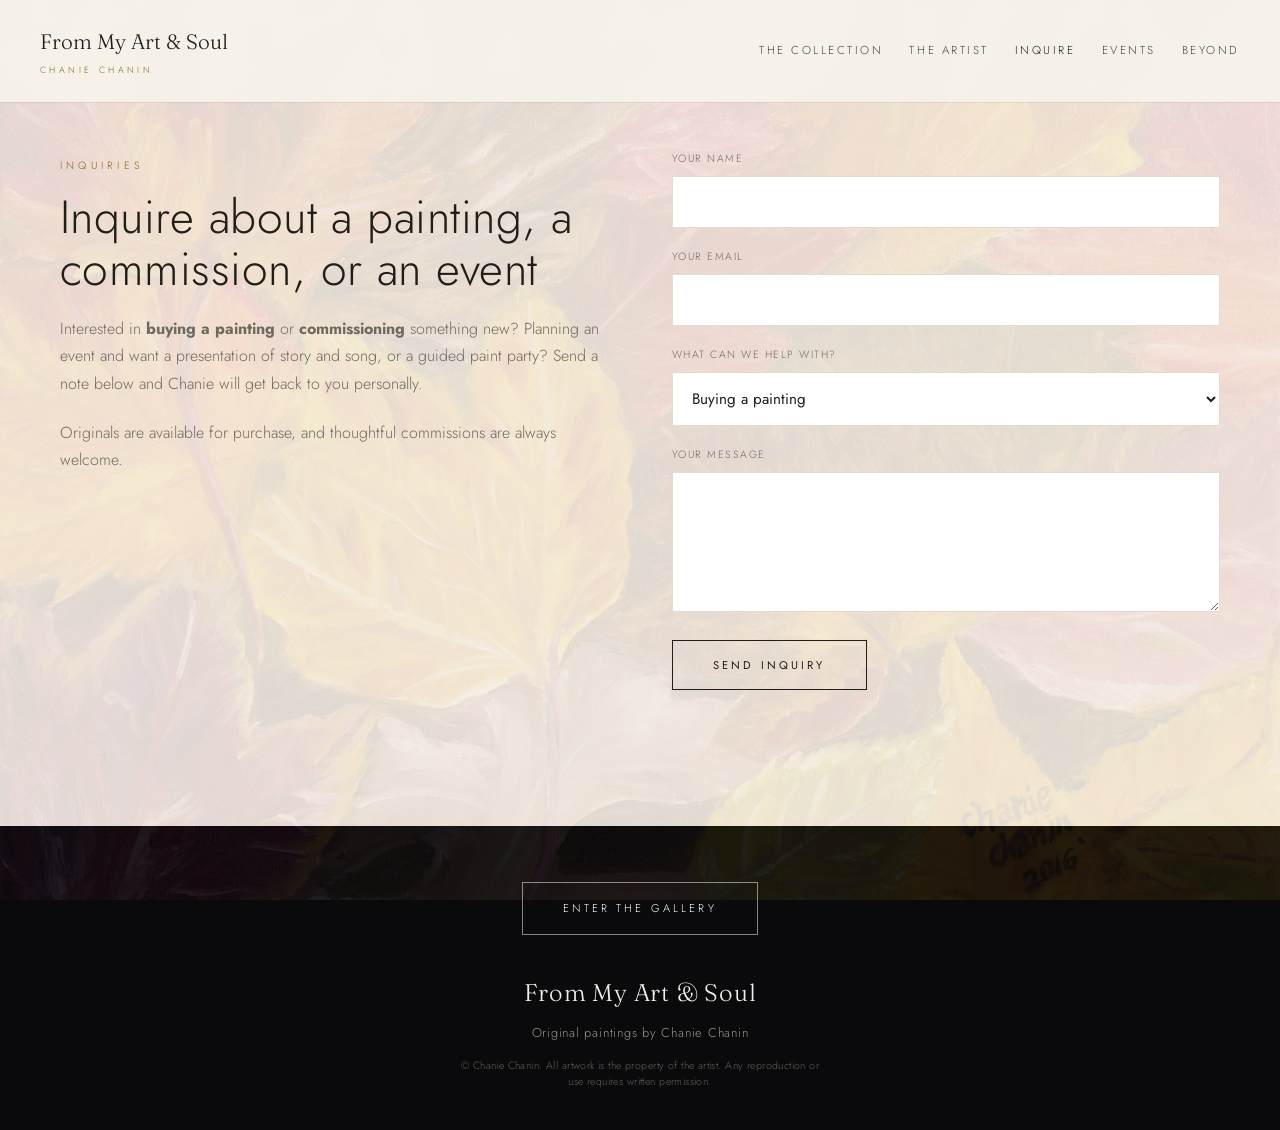
<file: contact.html>
<!DOCTYPE html>
<html lang="en">
<head>
<meta charset="UTF-8">
<meta name="viewport" content="width=device-width, initial-scale=1.0">
<title>Inquire — From My Art & Soul</title>
<meta name="description" content="Inquire about purchasing a painting or commissioning a piece by Chanie Chanin, or book a presentation or paint party.">
<link rel="preconnect" href="https://fonts.googleapis.com">
<link rel="preconnect" href="https://fonts.gstatic.com" crossorigin>
<link href="https://fonts.googleapis.com/css2?family=Jost:wght@300;400;500&family=Fraunces:ital,opsz,wght@0,9..144,400;1,9..144,400&display=swap" rel="stylesheet">
<link rel="stylesheet" href="css/styles.css?v=142">
<meta property="og:type" content="website">
<meta property="og:site_name" content="From My Art &amp; Soul">
<meta property="og:title" content="From My Art &amp; Soul — Chanie Chanin">
<meta property="og:description" content="Original paintings by Chanie Chanin — every painting tells a story of faith, strength, and light.">
<meta property="og:url" content="https://frommyartandsoul.com/">
<meta property="og:image" content="https://frommyartandsoul.com/images/og-image.jpg">
<meta property="og:image:width" content="1200">
<meta property="og:image:height" content="630">
<meta name="twitter:card" content="summary_large_image">
<meta name="twitter:title" content="From My Art &amp; Soul — Chanie Chanin">
<meta name="twitter:description" content="Original paintings by Chanie Chanin — every painting tells a story of faith, strength, and light.">
<meta name="twitter:image" content="https://frommyartandsoul.com/images/og-image.jpg">
</head>
<body>

<header class="hdr solid" id="hdr">
  <a class="brand" href="index.html">From My Art &amp; Soul<small>Chanie Chanin</small></a>
  <nav>
    <a href="gallery.html">The Collection</a>
    <a href="about.html">The Artist</a>
    <a href="contact.html" class="active">Inquire</a>
    <a href="gallery.html?view=events">Events</a>
    <a href="gallery.html?view=beyond">Beyond</a>
  </nav>
  <button class="nav-toggle" id="navToggle" aria-label="Menu"><span></span><span></span><span></span></button>
</header>

<main class="sec sec-light" style="padding-top:150px">
  <div class="wrap contact">
    <div class="reveal">
      <span class="eyebrow">Inquiries</span>
      <h2 style="font-size:clamp(2rem,4vw,2.9rem);margin:14px 0 20px">Inquire about a painting, a commission, or an event</h2>
      <p style="color:var(--l-mut);margin-bottom:22px">Interested in <strong>buying a painting</strong> or <strong>commissioning</strong> something new? Planning an event and want a presentation of story and song, or a guided paint party? Send a note below and Chanie will get back to you personally.</p>
      <p style="color:var(--l-mut);margin-bottom:22px">Originals are available for purchase, and thoughtful commissions are always welcome.</p>
    </div>

    <div class="reveal">
      <!-- FormSubmit (account-free). render.js POSTs to the FormSubmit AJAX endpoint;
           the destination email is assembled from parts in JS, not written in the page. -->
      <form id="contact-form">
        <input type="hidden" name="_subject" value="New inquiry from From My Art & Soul">
        <input type="hidden" name="_template" value="table">
        <input type="hidden" name="_captcha" value="false">
        <input type="text" name="_honey" style="display:none" tabindex="-1" autocomplete="off">
        <div class="field"><label for="name">Your name</label><input id="name" name="name" type="text" required></div>
        <div class="field"><label for="email">Your email</label><input id="email" name="email" type="email" required></div>
        <div class="field"><label for="interest">What can we help with?</label>
          <select id="interest" name="interest">
            <option>Buying a painting</option>
            <option>Commissioning a piece</option>
            <option>Presentation or paint party</option>
            <option>General question</option>
          </select>
        </div>
        <div class="field"><label for="message">Your message</label><textarea id="message" name="message" rows="5" required></textarea></div>
        <button class="btn dark" type="submit">Send Inquiry</button>
        <p id="form-note" style="margin-top:16px;color:var(--gold);font-size:.9rem"></p>
      </form>
    </div>
  </div>
</main>

<footer>
  <div style="margin-bottom:38px"><a href="gallery.html" class="btn light">Enter the Gallery</a></div>
  <div class="fb">From My Art &amp; Soul</div>
  <div>Original paintings by Chanie Chanin</div>
  <div class="copyright">&copy; Chanie Chanin. All artwork is the property of the artist. Any reproduction or use requires written permission.</div>
</footer>

<script src="js/data.js?v=142"></script>
<script src="js/render.js?v=142"></script>
</body>
</html>
</file>
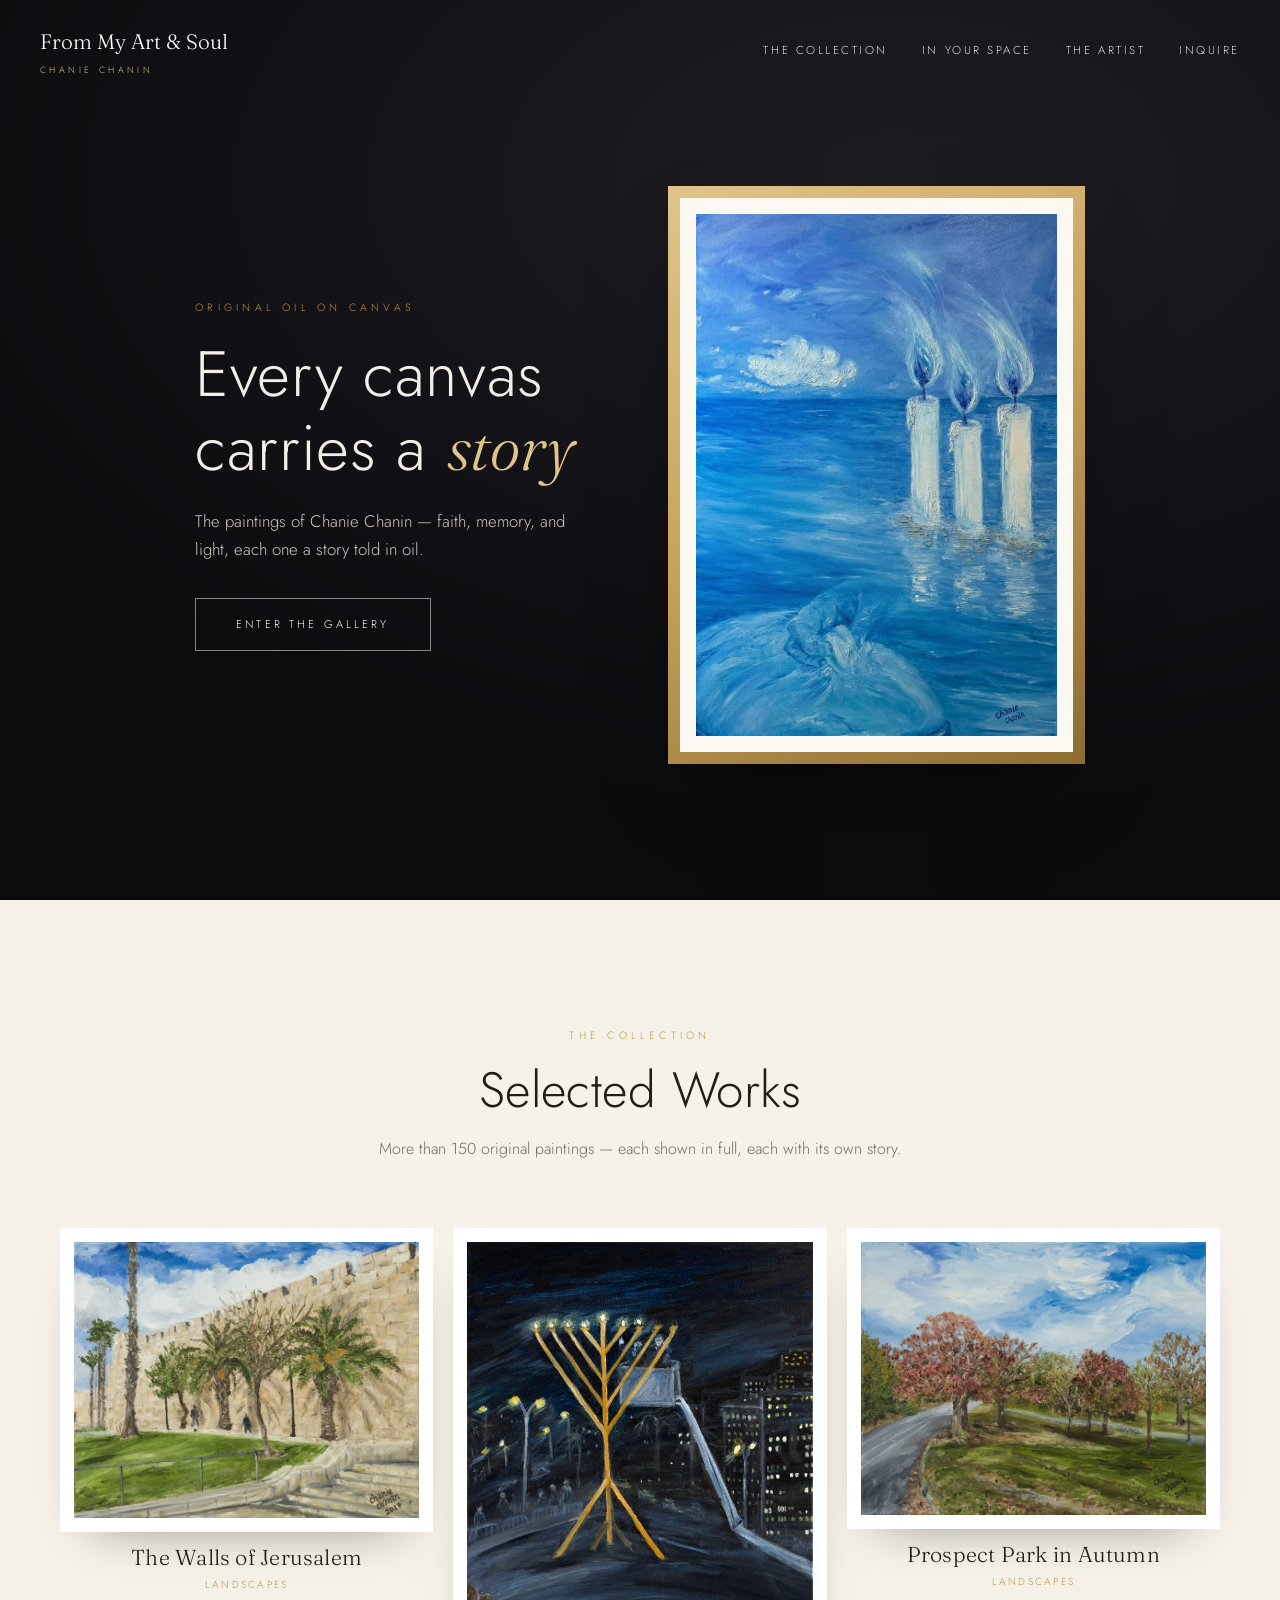
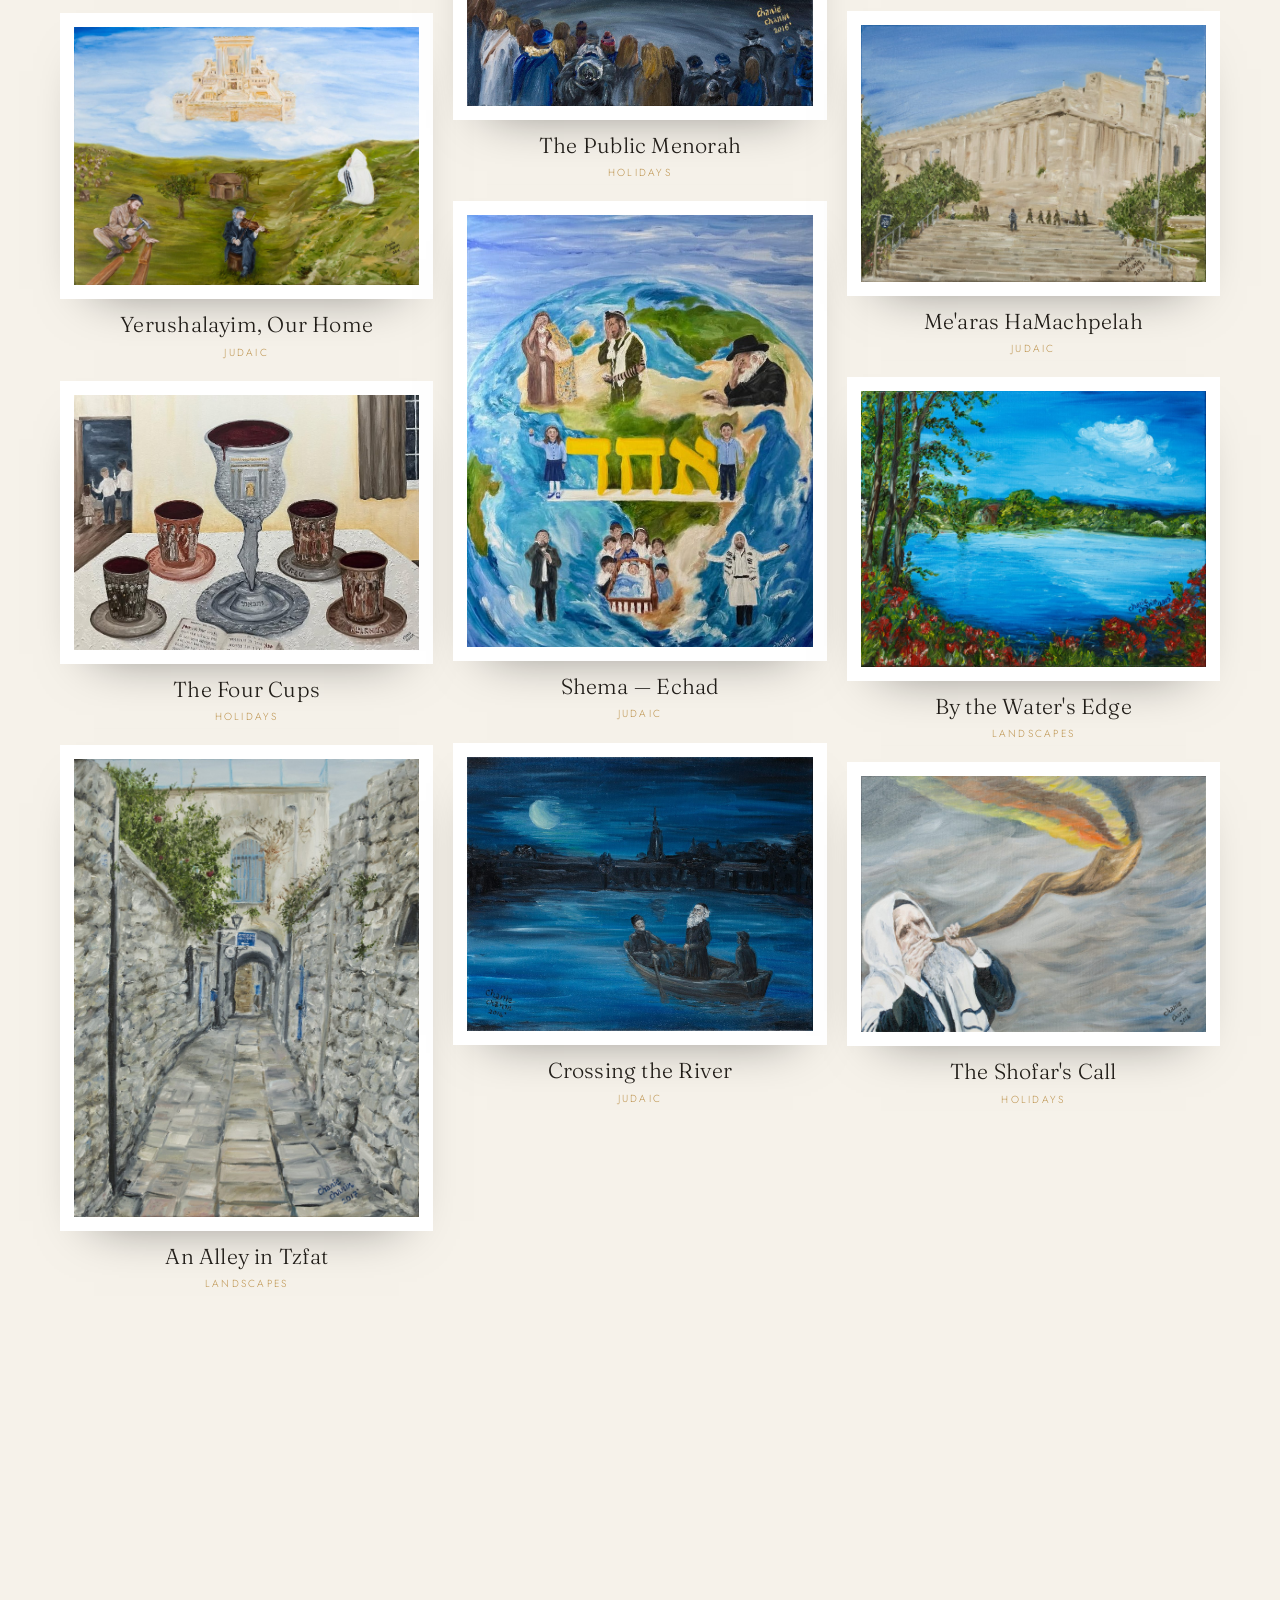
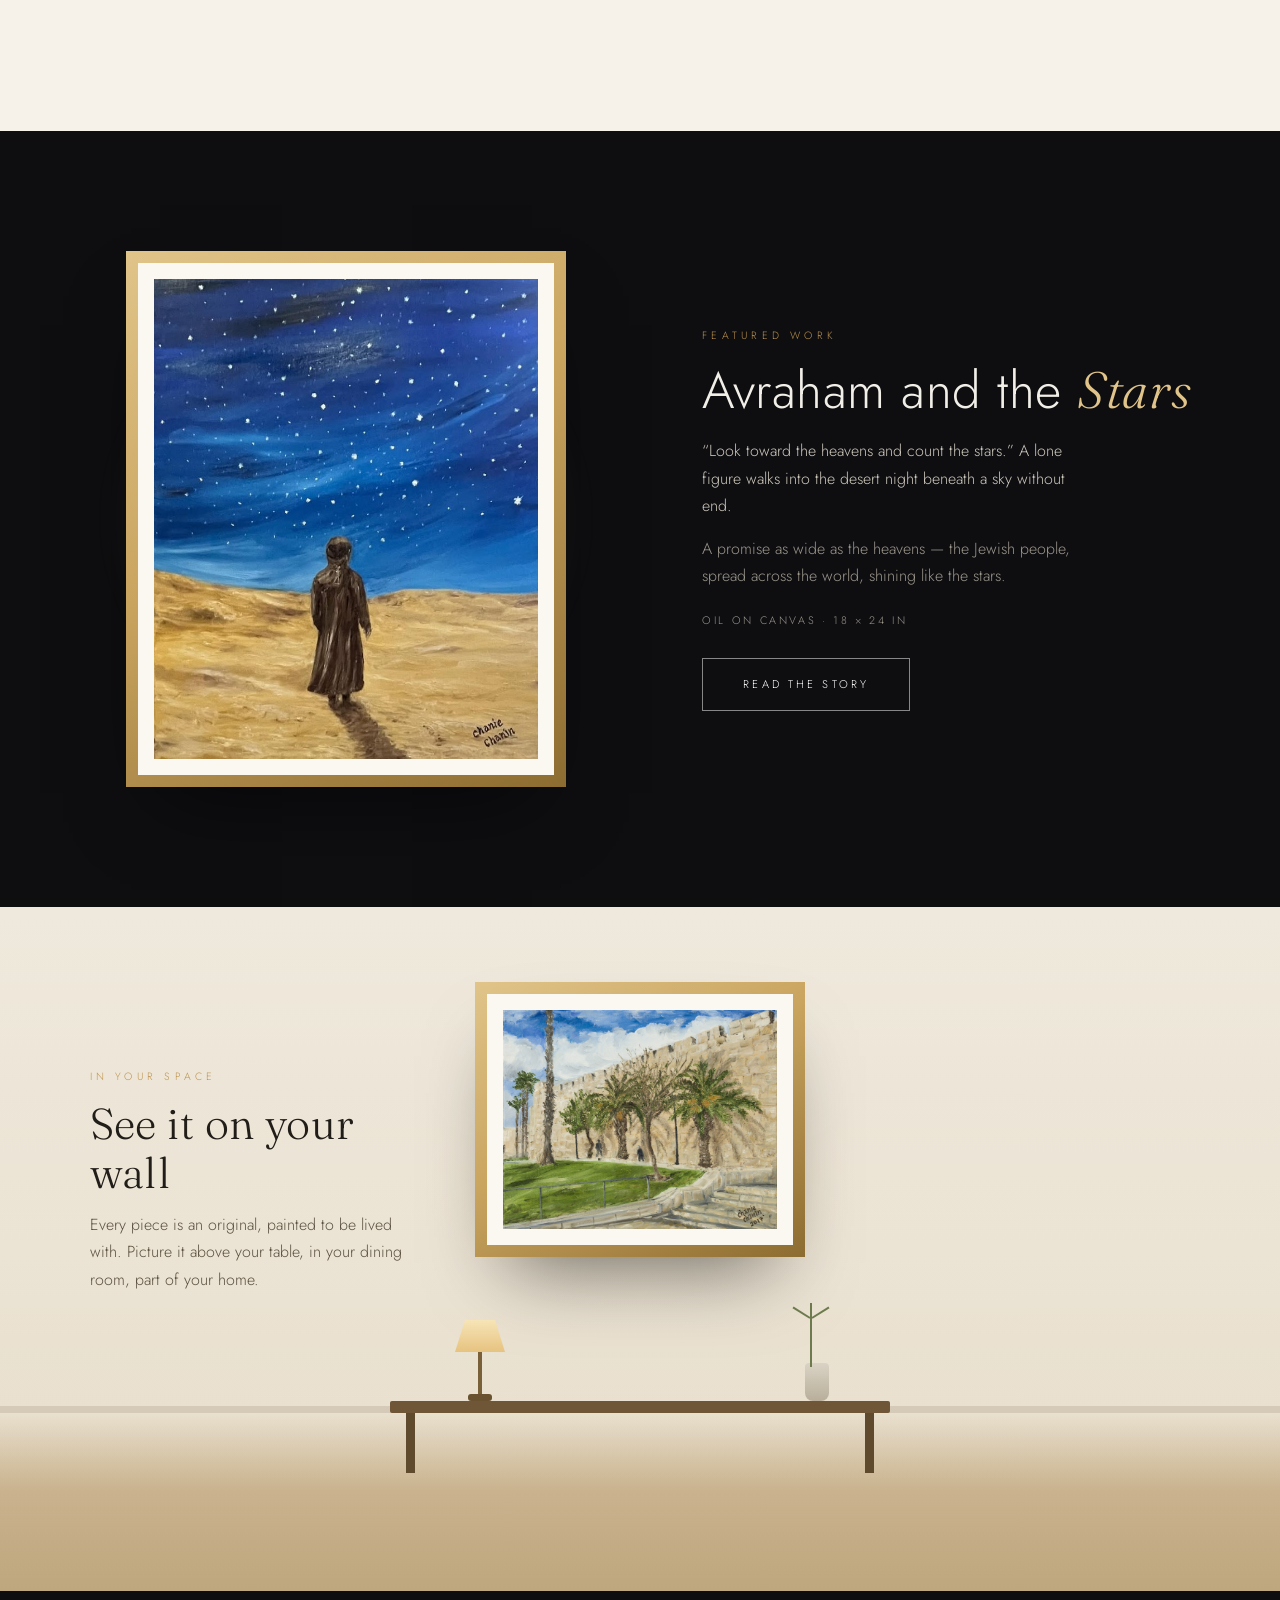
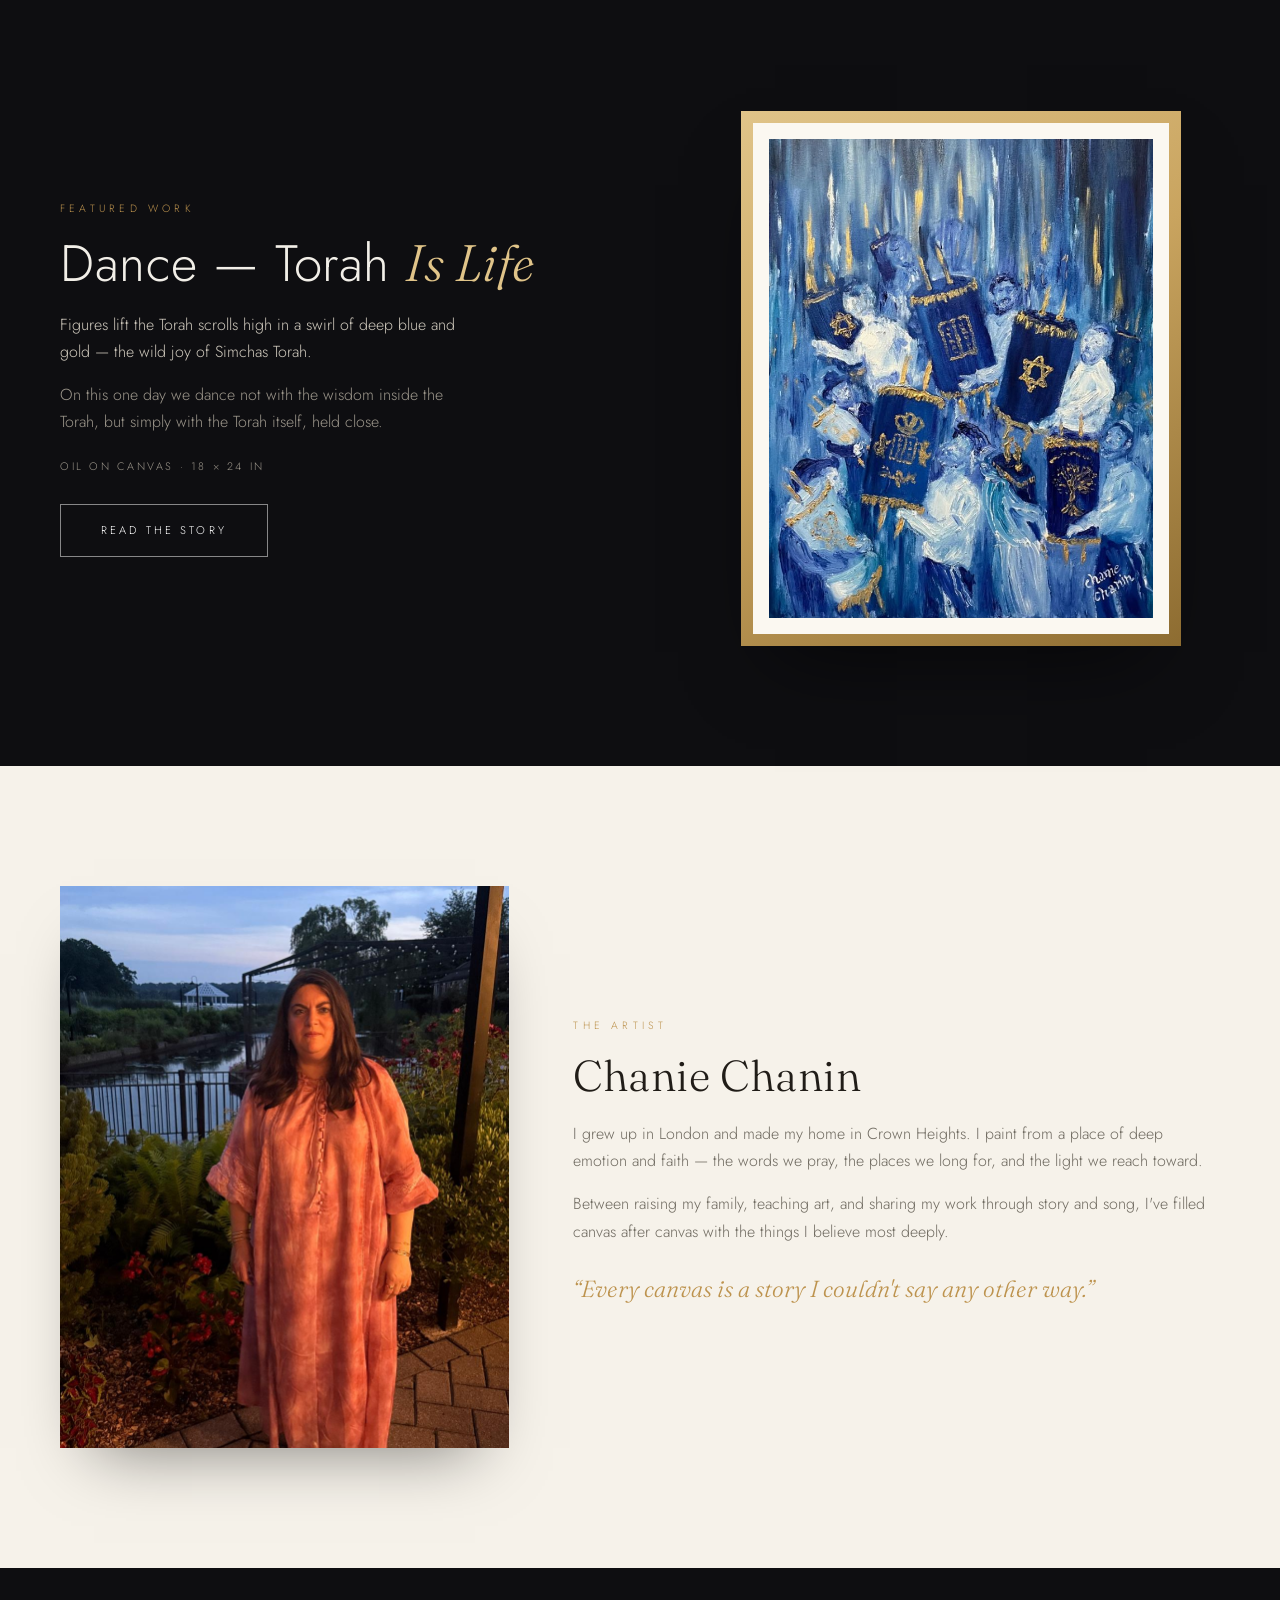
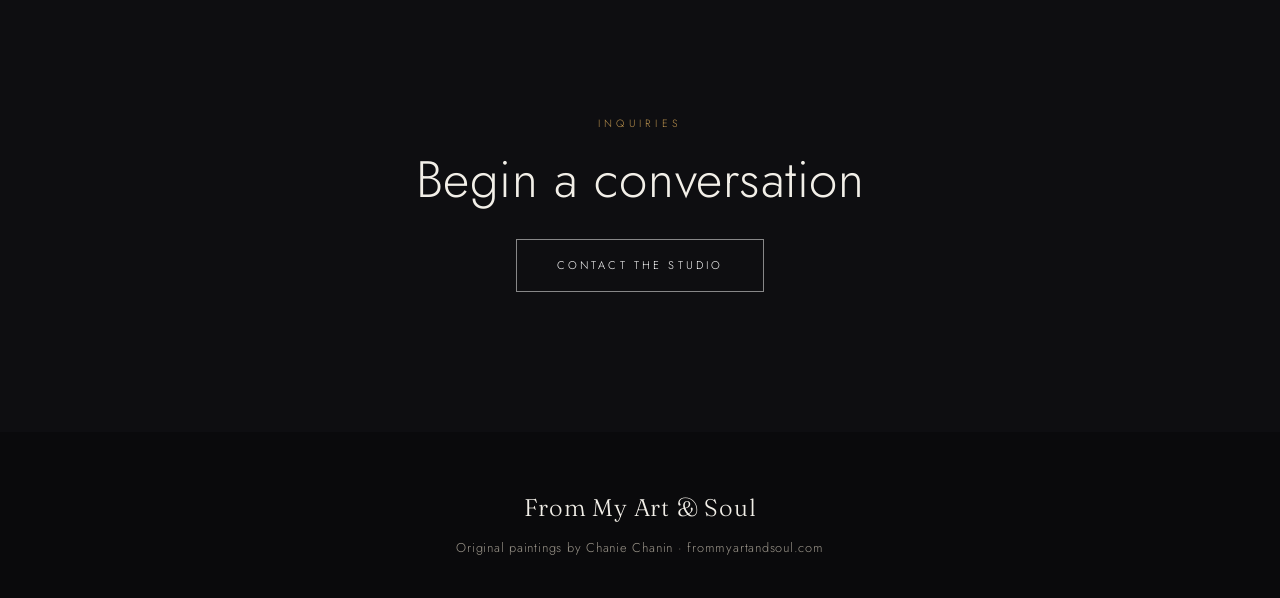
<file: demo-dark.html>
<!DOCTYPE html>
<html lang="en">
<head>
<meta charset="UTF-8">
<meta name="viewport" content="width=device-width, initial-scale=1.0">
<title>From My Art & Soul — Gallery Concept</title>
<link rel="preconnect" href="https://fonts.googleapis.com">
<link rel="preconnect" href="https://fonts.gstatic.com" crossorigin>
<link href="https://fonts.googleapis.com/css2?family=Jost:wght@300;400;500&family=Fraunces:ital,opsz,wght@0,9..144,400;1,9..144,400&display=swap" rel="stylesheet">
<style>
  :root{
    --d-bg:#0e0e11; --d-ink:#f2efe8; --d-mut:#9c968b;
    --l-bg:#f6f2ea; --l-ink:#211d18; --l-mut:#6f6a60;
    --gold:#bd934e; --gold-lt:#e0c489;
    --sans:"Jost",system-ui,sans-serif; --serif:"Fraunces",Georgia,serif;
  }
  *{box-sizing:border-box;margin:0;padding:0}
  html{scroll-behavior:smooth}
  body{font-family:var(--sans);font-weight:300;line-height:1.7;background:var(--l-bg);color:var(--l-ink);-webkit-font-smoothing:antialiased;overflow-x:hidden}
  img{display:block;max-width:100%}
  a{color:inherit;text-decoration:none}
  .wrap{max-width:1240px;margin:0 auto;padding:0 40px}
  .eyebrow{font-size:.66rem;letter-spacing:.4em;text-transform:uppercase;color:var(--gold)}
  h1,h2,h3{font-weight:300;line-height:1.12;letter-spacing:.01em}
  .btn{display:inline-block;font-size:.7rem;letter-spacing:.28em;text-transform:uppercase;padding:16px 40px;border:1px solid currentColor;transition:.3s}
  .btn.dark{color:var(--l-ink)} .btn.dark:hover{background:var(--l-ink);color:#fff}
  .btn.light{color:#fff;border-color:rgba(255,255,255,.5)} .btn.light:hover{background:#fff;color:#111;border-color:#fff}

  /* reusable gold frame */
  .artframe{background:linear-gradient(150deg,#e0c489,#c9a45f 45%,#8d6c31);padding:12px;box-shadow:0 40px 80px -34px rgba(0,0,0,.6)}
  .artframe .mat{background:#fbf8f1;padding:16px;line-height:0}
  .artframe .mat img{width:100%;height:auto;display:block}

  /* header */
  .hdr{position:fixed;inset:0 0 auto 0;z-index:60;display:flex;align-items:center;justify-content:space-between;padding:24px 40px;transition:.4s}
  .hdr .brand{font-family:var(--serif);font-size:1.3rem;color:#fff;transition:color .4s}
  .hdr .brand small{display:block;font-family:var(--sans);font-size:.56rem;letter-spacing:.38em;text-transform:uppercase;color:var(--gold-lt);margin-top:3px}
  .hdr nav{display:flex;gap:34px}
  .hdr nav a{font-size:.72rem;letter-spacing:.22em;text-transform:uppercase;color:rgba(255,255,255,.85)}
  .hdr nav a:hover{color:var(--gold-lt)}
  .hdr.scrolled{background:rgba(246,242,234,.94);backdrop-filter:blur(10px);padding:15px 40px;box-shadow:0 1px 0 rgba(0,0,0,.06)}
  .hdr.scrolled .brand{color:var(--l-ink)} .hdr.scrolled nav a{color:var(--l-mut)} .hdr.scrolled nav a:hover{color:var(--l-ink)}
  .nav-toggle{display:none;flex-direction:column;gap:5px;background:none;border:0;cursor:pointer;padding:6px;z-index:70}
  .nav-toggle span{display:block;width:24px;height:2px;background:#fff;transition:transform .3s,opacity .3s,background .4s}
  .hdr.scrolled .nav-toggle span{background:var(--l-ink)}
  .nav-toggle.on span{background:#fff}
  .nav-toggle.on span:nth-child(1){transform:translateY(7px) rotate(45deg)}
  .nav-toggle.on span:nth-child(2){opacity:0}
  .nav-toggle.on span:nth-child(3){transform:translateY(-7px) rotate(-45deg)}

  /* HERO */
  .hero{background:radial-gradient(120% 100% at 70% 20%,#1c1c22,#0b0b0e 70%);color:var(--d-ink);min-height:100vh;display:flex;align-items:center;padding:120px 0 70px}
  .hero .inner{display:grid;grid-template-columns:1fr 1.02fr;gap:64px;align-items:center}
  .hero .copy .eyebrow{margin-bottom:22px;display:block}
  .hero h1{font-size:clamp(2.6rem,5vw,4.4rem);margin-bottom:22px}
  .hero h1 em{font-family:var(--serif);font-style:italic;color:var(--gold-lt)}
  .hero .copy p{color:#cfc9bd;max-width:38ch;font-size:1.05rem;margin-bottom:34px}
  .art-glow{position:relative;display:flex;justify-content:center}
  .art-glow:before{content:"";position:absolute;inset:-10% -8%;background:radial-gradient(closest-side,rgba(189,147,78,.30),transparent 72%);filter:blur(12px)}
  .art-glow .artframe{position:relative;max-width:min(460px,100%)}
  .art-glow .artframe .mat img{max-height:58vh;width:auto;max-width:100%;margin:0 auto}

  /* sections */
  .sec{padding:120px 0}
  .sec-light{background:var(--l-bg);color:var(--l-ink)}
  .sec-dark{background:#0e0e11;color:var(--d-ink)}
  .head{text-align:center;max-width:640px;margin:0 auto 66px}
  .head h2{font-size:clamp(2rem,4.2vw,3.1rem);margin:16px 0}
  .head p{color:var(--l-mut)}

  /* COLLECTION — uniform white mat, equal height, centered */
  /* masonry: full paintings, natural aspect, packed tight so shorter pieces rise up */
  .grid{column-count:3;column-gap:20px}
  .card{break-inside:avoid;-webkit-column-break-inside:avoid;page-break-inside:avoid;margin:0 0 20px;text-align:center;cursor:pointer}
  .card .pic{background:#fff;padding:14px;box-shadow:0 24px 50px -34px rgba(0,0,0,.5);transition:transform .5s,box-shadow .5s}
  .card:hover .pic{transform:translateY(-5px);box-shadow:0 40px 70px -34px rgba(0,0,0,.55)}
  .card .pic .fr{position:relative;overflow:hidden;line-height:0}
  .card .pic .fr img{width:100%;height:auto;display:block;transition:transform .6s cubic-bezier(.2,.8,.2,1)}
  .card:hover .pic .fr img{transform:scale(1.04)}
  .card .pic .fr::after{content:"Enlarge";position:absolute;inset:0;display:flex;align-items:center;justify-content:center;
    background:rgba(16,14,11,.32);color:#fff;font-size:.62rem;letter-spacing:.28em;text-transform:uppercase;opacity:0;transition:opacity .3s;pointer-events:none}
  .card:hover .pic .fr::after{opacity:1}

  /* lightbox — full painting, uncropped */
  .lightbox{position:fixed;inset:0;z-index:200;background:rgba(8,8,10,.95);backdrop-filter:blur(6px);
    display:none;flex-direction:column;align-items:center;justify-content:center;padding:44px}
  .lightbox.open{display:flex}
  .lightbox img{max-width:92vw;max-height:78vh;width:auto;box-shadow:0 40px 90px -24px #000}
  .lightbox figcaption{margin-top:22px;font-family:var(--serif);font-size:1.4rem;color:var(--gold-lt);text-align:center}
  .lb-close{position:absolute;top:22px;right:30px;width:44px;height:44px;background:none;border:1px solid rgba(255,255,255,.4);color:#fff;font-size:1.4rem;line-height:1;cursor:pointer;border-radius:50%;transition:.25s}
  .lb-close:hover{background:#fff;color:#111}
  .card h3{font-family:var(--serif);font-size:1.35rem;margin-top:14px}
  .card .meta{font-size:.64rem;letter-spacing:.22em;text-transform:uppercase;color:var(--gold);margin-top:6px}

  /* SPOTLIGHT */
  .spot .inner{display:grid;grid-template-columns:1.05fr .95fr;gap:70px;align-items:center}
  .spot .art-glow .artframe{max-width:min(440px,100%)}
  .spot .art-glow .artframe .mat img{max-height:60vh;width:auto;margin:0 auto}
  .spot .copy .eyebrow{display:block;margin-bottom:16px}
  .spot h2{font-size:clamp(2rem,4.4vw,3.2rem);margin-bottom:18px}
  .spot h2 em{font-family:var(--serif);font-style:italic;color:var(--gold-lt)}
  .spot .copy p{color:#cfc9bd;max-width:44ch;margin-bottom:16px}
  .spot .meta{font-size:.68rem;letter-spacing:.24em;text-transform:uppercase;color:var(--d-mut);margin:22px 0 28px}

  /* ARTIST */
  .artist-inner{display:grid;grid-template-columns:.82fr 1.18fr;gap:64px;align-items:center}
  .artist-photo img{width:100%;aspect-ratio:4/5;object-fit:cover;box-shadow:0 34px 64px -34px rgba(0,0,0,.5)}
  .artist-copy h2{font-family:var(--serif);font-size:clamp(1.9rem,3.6vw,2.7rem);margin:14px 0 20px}
  .artist-copy p{color:var(--l-mut);margin-bottom:16px}
  .artist-copy .q{font-family:var(--serif);font-style:italic;font-size:1.45rem;color:var(--gold);margin-top:24px}

  /* ROOM — cleaner wall/floor with soft blend */
  .room-scene{position:relative;height:76vh;min-height:560px;overflow:hidden;background:linear-gradient(180deg,#efe9dd,#e7ddca)}
  .room-scene .floor{position:absolute;left:0;right:0;bottom:0;height:26%;
      background:linear-gradient(180deg,rgba(201,178,141,0),#c9b28d 44%,#bea67e)}
  .room-scene .baseboard{position:absolute;left:0;right:0;bottom:26%;height:7px;background:rgba(84,64,40,.14)}
  .room-glow{position:absolute;left:50%;top:12%;width:50%;height:56%;transform:translateX(-50%);
      background:radial-gradient(closest-side,rgba(255,241,214,.5),transparent 70%);pointer-events:none}
  .on-wall{position:absolute;left:50%;top:11%;transform:translateX(-50%);width:min(330px,38vw);z-index:2}
  .console{position:absolute;left:50%;bottom:26%;transform:translateX(-50%);width:min(500px,60vw);height:12px;background:#6f5636;border-radius:2px;box-shadow:0 16px 24px -12px rgba(0,0,0,.4);z-index:2}
  .console:before,.console:after{content:"";position:absolute;top:12px;width:9px;height:60px;background:#5f4a2e}
  .console:before{left:16px}.console:after{right:16px}
  .lamp{position:absolute;left:calc(50% - 185px);bottom:calc(26% + 12px);width:50px;text-align:center;z-index:2}
  .lamp .shade{width:50px;height:32px;background:linear-gradient(#f7e4b7,#e6c37f);clip-path:polygon(20% 0,80% 0,100% 100%,0 100%);box-shadow:0 0 42px 16px rgba(255,226,155,.5)}
  .lamp .stem{width:4px;height:42px;background:#7a6039;margin:0 auto} .lamp .base{width:24px;height:7px;background:#6a5231;margin:0 auto;border-radius:3px}
  .vase{position:absolute;left:calc(50% + 165px);bottom:calc(26% + 12px);width:24px;height:38px;background:linear-gradient(#dad3c5,#b8ae9a);border-radius:4px 4px 8px 8px;z-index:2}
  .branch{position:absolute;left:calc(50% + 170px);bottom:calc(26% + 46px);width:2px;height:64px;background:#6c7a4d;z-index:2}
  .branch:before,.branch:after{content:"";position:absolute;width:20px;height:2px;background:#6c7a4d;top:14px}
  .branch:before{left:2px;transform:rotate(-32deg);transform-origin:left}.branch:after{right:2px;transform:rotate(32deg);transform-origin:right}
  .room-copy{position:absolute;left:7%;top:40%;transform:translateY(-50%);max-width:320px;z-index:3}
  .room-copy .eyebrow{display:block;margin-bottom:14px}
  .room-copy h2{font-family:var(--serif);font-size:clamp(1.9rem,3.4vw,2.7rem);margin-bottom:14px}
  .room-copy p{color:#5c5140}

  /* CTA + footer */
  .cta{padding:140px 0;text-align:center}
  .cta h2{font-size:clamp(2rem,4.6vw,3.2rem);margin:16px 0 30px}
  footer{background:#0a0a0c;color:var(--d-mut);text-align:center;padding:56px 0 40px;font-size:.8rem;letter-spacing:.06em}
  footer .fb{font-family:var(--serif);font-size:1.5rem;color:var(--d-ink);margin-bottom:8px}

  .reveal{opacity:0;transform:translateY(28px);transition:opacity .9s ease,transform .9s ease}
  .reveal.in{opacity:1;transform:none}

  @media(max-width:940px){
    .wrap{padding:0 24px}.hdr{padding:16px 24px}
    .nav-toggle{display:flex}
    .hdr nav{position:fixed;top:0;right:0;height:100vh;width:min(80vw,320px);flex-direction:column;gap:0;
      background:rgba(11,11,14,.98);backdrop-filter:blur(12px);padding:94px 30px 30px;transform:translateX(105%);
      transition:transform .35s cubic-bezier(.4,0,.2,1);box-shadow:-24px 0 60px rgba(0,0,0,.55);z-index:65}
    .hdr nav.open{transform:none}
    .hdr nav a,.hdr.scrolled nav a{color:#efe9dd;font-size:.92rem;letter-spacing:.2em;padding:18px 0;border-bottom:1px solid rgba(255,255,255,.08)}
    .hero{padding:110px 0 60px}
    .hero .inner,.spot .inner,.artist-inner{grid-template-columns:1fr;gap:40px}
    .hero .art-glow{order:-1}
    .art-glow .artframe .mat img,.spot .art-glow .artframe .mat img{max-height:52vh}
    .artist-photo{max-width:360px;margin:0 auto}
    .grid{column-count:2;column-gap:16px}.card{margin-bottom:16px}
    .room-scene{height:auto;min-height:0;padding-bottom:118vw;background:linear-gradient(180deg,#efe9dd,#e7ddca)}
    .room-scene .floor{height:34%}.room-scene .baseboard{bottom:34%}
    .on-wall{width:56vw;top:auto;bottom:52vw}
    .console{bottom:34%;width:74vw}
    .lamp{left:14vw;bottom:calc(34% + 12px)}.vase{left:auto;right:16vw;bottom:calc(34% + 12px)}.branch{left:auto;right:17vw;bottom:calc(34% + 46px)}
    .room-copy{position:static;transform:none;max-width:none;padding:44px 24px 0;text-align:center}
  }
  @media(max-width:560px){.grid{column-count:1}.card{max-width:420px;margin-left:auto;margin-right:auto}}
</style>
</head>
<body>

<header class="hdr" id="hdr">
  <div class="brand">From My Art &amp; Soul<small>Chanie Chanin</small></div>
  <nav>
    <a href="#collection">The Collection</a>
    <a href="#room">In Your Space</a>
    <a href="#artist">The Artist</a>
    <a href="#inquire">Inquire</a>
  </nav>
  <button class="nav-toggle" id="navToggle" aria-label="Menu"><span></span><span></span><span></span></button>
</header>

<!-- HERO -->
<section class="hero">
  <div class="wrap inner">
    <div class="copy">
      <span class="eyebrow">Original Oil on Canvas</span>
      <h1>Every canvas<br>carries a <em>story</em></h1>
      <p>The paintings of Chanie Chanin — faith, memory, and light, each one a story told in oil.</p>
      <a href="#collection" class="btn light">Enter the Gallery</a>
    </div>
    <div class="art-glow">
      <div class="artframe"><div class="mat"><img src="images/agam.jpg" alt="Agam"></div></div>
    </div>
  </div>
</section>

<!-- COLLECTION -->
<section class="sec sec-light" id="collection">
  <div class="wrap">
    <div class="head reveal">
      <span class="eyebrow">The Collection</span>
      <h2>Selected Works</h2>
      <p>More than 150 original paintings — each shown in full, each with its own story.</p>
    </div>
    <div class="grid">
      <div class="card reveal"><div class="pic"><span class="fr"><img src="images/walls-of-jerusalem.jpg" alt=""></span></div><h3>The Walls of Jerusalem</h3><div class="meta">Landscapes</div></div>
      <div class="card reveal"><div class="pic"><span class="fr"><img src="images/yerushalayim.jpg" alt=""></span></div><h3>Yerushalayim, Our Home</h3><div class="meta">Judaic</div></div>
      <div class="card reveal"><div class="pic"><span class="fr"><img src="images/four-cups.jpg" alt=""></span></div><h3>The Four Cups</h3><div class="meta">Holidays</div></div>
      <div class="card reveal"><div class="pic"><span class="fr"><img src="images/tzfat-walkway.jpg" alt=""></span></div><h3>An Alley in Tzfat</h3><div class="meta">Landscapes</div></div>
      <div class="card reveal"><div class="pic"><span class="fr"><img src="images/menorah-public.jpg" alt=""></span></div><h3>The Public Menorah</h3><div class="meta">Holidays</div></div>
      <div class="card reveal"><div class="pic"><span class="fr"><img src="images/shema.jpg" alt=""></span></div><h3>Shema — Echad</h3><div class="meta">Judaic</div></div>
      <div class="card reveal"><div class="pic"><span class="fr"><img src="images/river-crossing.jpg" alt=""></span></div><h3>Crossing the River</h3><div class="meta">Judaic</div></div>
      <div class="card reveal"><div class="pic"><span class="fr"><img src="images/lag-baomer.jpg" alt=""></span></div><h3>Lag BaOmer Bonfire</h3><div class="meta">Holidays</div></div>
      <div class="card reveal"><div class="pic"><span class="fr"><img src="images/prospect-park.jpg" alt=""></span></div><h3>Prospect Park in Autumn</h3><div class="meta">Landscapes</div></div>
      <div class="card reveal"><div class="pic"><span class="fr"><img src="images/cave-of-machpelah.jpg" alt=""></span></div><h3>Me'aras HaMachpelah</h3><div class="meta">Judaic</div></div>
      <div class="card reveal"><div class="pic"><span class="fr"><img src="images/water-and-tree.jpg" alt=""></span></div><h3>By the Water's Edge</h3><div class="meta">Landscapes</div></div>
      <div class="card reveal"><div class="pic"><span class="fr"><img src="images/shofar.jpg" alt=""></span></div><h3>The Shofar's Call</h3><div class="meta">Holidays</div></div>
    </div>
    <div style="text-align:center;margin-top:64px" class="reveal"><a href="#" class="btn dark">View All Works</a></div>
  </div>
</section>

<!-- SPOTLIGHT -->
<section class="sec sec-dark spot">
  <div class="wrap inner">
    <div class="art-glow reveal"><div class="artframe"><div class="mat"><img src="images/avraham.jpg" alt="Avraham and the Stars"></div></div></div>
    <div class="copy reveal">
      <span class="eyebrow">Featured Work</span>
      <h2>Avraham and the <em>Stars</em></h2>
      <p>“Look toward the heavens and count the stars.” A lone figure walks into the desert night beneath a sky without end.</p>
      <p style="color:#9c968b">A promise as wide as the heavens — the Jewish people, spread across the world, shining like the stars.</p>
      <div class="meta">Oil on canvas · 18 × 24 in</div>
      <a href="#" class="btn light">Read the Story</a>
    </div>
  </div>
</section>

<!-- ROOM -->
<section class="sec-light" id="room" style="padding:0">
  <div class="room-scene reveal">
    <div class="floor"></div>
    <div class="baseboard"></div>
    <div class="room-glow"></div>
    <div class="on-wall"><div class="artframe"><div class="mat"><img src="images/walls-of-jerusalem.jpg" alt=""></div></div></div>
    <div class="console"></div>
    <div class="lamp"><div class="shade"></div><div class="stem"></div><div class="base"></div></div>
    <div class="vase"></div><div class="branch"></div>
    <div class="room-copy">
      <span class="eyebrow">In Your Space</span>
      <h2>See it on your wall</h2>
      <p>Every piece is an original, painted to be lived with. Picture it above your table, in your dining room, part of your home.</p>
    </div>
  </div>
</section>

<!-- FEATURED WORK 2 (dark, reversed: text left / painting right) -->
<section class="sec sec-dark spot">
  <div class="wrap inner">
    <div class="copy reveal">
      <span class="eyebrow">Featured Work</span>
      <h2>Dance — Torah <em>Is Life</em></h2>
      <p>Figures lift the Torah scrolls high in a swirl of deep blue and gold — the wild joy of Simchas Torah.</p>
      <p style="color:#9c968b">On this one day we dance not with the wisdom inside the Torah, but simply with the Torah itself, held close.</p>
      <div class="meta">Oil on canvas · 18 × 24 in</div>
      <a href="#" class="btn light">Read the Story</a>
    </div>
    <div class="art-glow reveal"><div class="artframe"><div class="mat"><img src="images/torah-is-life.jpg" alt="Dance — Torah Is Life"></div></div></div>
  </div>
</section>

<!-- ARTIST (with her photo) -->
<section class="sec sec-light" id="artist">
  <div class="wrap artist-inner">
    <div class="artist-photo reveal"><img src="images/portrait.jpg" alt="Chanie Chanin"></div>
    <div class="artist-copy reveal">
      <span class="eyebrow">The Artist</span>
      <h2>Chanie Chanin</h2>
      <p>I grew up in London and made my home in Crown Heights. I paint from a place of deep emotion and faith — the words we pray, the places we long for, and the light we reach toward.</p>
      <p>Between raising my family, teaching art, and sharing my work through story and song, I've filled canvas after canvas with the things I believe most deeply.</p>
      <p class="q">“Every canvas is a story I couldn't say any other way.”</p>
    </div>
  </div>
</section>

<!-- CTA -->
<section class="sec-dark cta" id="inquire">
  <div class="wrap reveal">
    <span class="eyebrow">Inquiries</span>
    <h2>Begin a conversation</h2>
    <a href="#" class="btn light">Contact the Studio</a>
  </div>
</section>

<footer>
  <div class="fb">From My Art &amp; Soul</div>
  <div>Original paintings by Chanie Chanin · frommyartandsoul.com</div>
</footer>

<div class="lightbox" id="lb">
  <button class="lb-close" aria-label="Close">&times;</button>
  <figure style="margin:0;text-align:center"><img id="lb-img" alt=""><figcaption id="lb-cap"></figcaption></figure>
</div>

<script>
  const hdr=document.getElementById('hdr');
  addEventListener('scroll',()=>hdr.classList.toggle('scrolled',scrollY>60));
  const navToggle=document.getElementById('navToggle'), navEl=document.querySelector('.hdr nav');
  navToggle.addEventListener('click',()=>{navToggle.classList.toggle('on');navEl.classList.toggle('open');});
  navEl.querySelectorAll('a').forEach(a=>a.addEventListener('click',()=>{navToggle.classList.remove('on');navEl.classList.remove('open');}));
  const io=new IntersectionObserver(es=>es.forEach(e=>{if(e.isIntersecting){e.target.classList.add('in');io.unobserve(e.target)}}),{threshold:.1});
  document.querySelectorAll('.reveal').forEach(e=>io.observe(e));

  const lb=document.getElementById('lb'), lbi=document.getElementById('lb-img'), lbc=document.getElementById('lb-cap');
  document.querySelectorAll('.card').forEach(c=>c.addEventListener('click',()=>{
    lbi.src=c.querySelector('.fr img').getAttribute('src');
    lbc.textContent=c.querySelector('h3').textContent;
    lb.classList.add('open');
  }));
  lb.addEventListener('click',e=>{ if(e.target===lb || e.target.closest('.lb-close')) lb.classList.remove('open'); });
  addEventListener('keydown',e=>{ if(e.key==='Escape') lb.classList.remove('open'); });
</script>
</body>
</html>
</file>
<file: css/styles.css>
/* =============================================================
   From My Art & Soul — Chanie Chanin
   Gallery-luxury design system (dark/light two-tone)
   ============================================================= */
:root{
  --d-bg:#0e0e11; --d-ink:#f2efe8; --d-mut:#9c968b;
  --l-bg:#f6f2ea; --l-ink:#211d18; --l-mut:#6f6a60;
  --gold:#9e5738; --gold-lt:#c8845c; --line:#e4dccd;
  --sans:"Jost",system-ui,-apple-system,sans-serif; --serif:"Fraunces",Georgia,serif;
  --maxw:1240px;
}
*{box-sizing:border-box;margin:0;padding:0}
html{scroll-behavior:smooth;overflow-x:hidden;width:100%}
body{font-family:var(--sans);font-weight:300;line-height:1.7;background:#0e0e11 url('../images/the-leaf.jpg') center center / cover fixed;color:var(--l-ink);-webkit-font-smoothing:antialiased;overflow-x:hidden;width:100%;position:relative}
img{display:block;max-width:100%}
a{color:inherit;text-decoration:none}
.wrap{max-width:var(--maxw);margin:0 auto;padding:0 40px}
.eyebrow{font-size:.66rem;letter-spacing:.4em;text-transform:uppercase;color:var(--gold)}
h1,h2,h3{font-weight:300;line-height:1.12;letter-spacing:.01em}
em{font-family:var(--serif);font-style:italic;color:var(--gold-lt)}

.btn{display:inline-block;font-size:.7rem;letter-spacing:.28em;text-transform:uppercase;padding:16px 40px;border:1px solid currentColor;transition:.3s;cursor:pointer;background:none;font-family:var(--sans)}
.btn.dark{color:var(--l-ink)} .btn.dark:hover{background:var(--l-ink);color:#fff}
.btn.light{color:#fff;border-color:rgba(255,255,255,.5)} .btn.light:hover{background:#fff;color:#111;border-color:#fff}
.btn.gold{color:#fff;background:var(--gold);border-color:var(--gold)} .btn.gold:hover{background:var(--gold-lt);border-color:var(--gold-lt);color:#fff}

/* gold frame */
.artframe{background:linear-gradient(150deg,#e0c489,#c9a45f 45%,#8d6c31);padding:9px;box-shadow:0 40px 80px -34px rgba(0,0,0,.6)}
.artframe .mat{background:#fbf8f1;padding:16px;line-height:0}
.artframe .mat img{width:100%;height:auto;display:block}

/* ---------- header ---------- */
.hdr{position:fixed;inset:0 0 auto 0;z-index:60;display:flex;align-items:center;justify-content:space-between;padding:24px 40px;transition:.4s}
.hdr .brand{font-family:var(--serif);font-size:1.3rem;color:#fff;transition:color .4s}
.hdr .brand small{display:block;font-family:var(--sans);font-size:.56rem;letter-spacing:.38em;text-transform:uppercase;color:var(--gold-lt);margin-top:3px}
.hdr nav{display:flex;gap:26px}
.hdr nav a{font-size:.72rem;letter-spacing:.22em;text-transform:uppercase;color:rgba(255,255,255,.85)}
.hdr nav a:hover,.hdr nav a.active{color:var(--gold-lt)}
.hdr.scrolled{background:rgba(246,242,234,.94);backdrop-filter:blur(10px);padding:15px 40px;box-shadow:0 1px 0 rgba(0,0,0,.06)}
.hdr.scrolled .brand{color:var(--l-ink)} .hdr.scrolled nav a{color:var(--l-mut)} .hdr.scrolled nav a:hover,.hdr.scrolled nav a.active{color:var(--l-ink)}
/* solid header variant for inner pages (no dark hero behind) */
.hdr.solid{background:rgba(246,242,234,.96);backdrop-filter:blur(10px);box-shadow:0 1px 0 rgba(0,0,0,.06)}
.hdr.solid .brand{color:var(--l-ink)} .hdr.solid nav a{color:var(--l-mut)} .hdr.solid nav a:hover,.hdr.solid nav a.active{color:var(--l-ink)}
.hdr.solid .nav-toggle span{background:var(--l-ink)}
.nav-toggle{display:none;flex-direction:column;gap:5px;background:none;border:0;cursor:pointer;padding:6px;z-index:70}
.nav-toggle span{display:block;width:24px;height:2px;background:#fff;transition:transform .3s,opacity .3s,background .4s}
.hdr.scrolled .nav-toggle span{background:var(--l-ink)}
.nav-toggle.on span{background:#fff}
.nav-toggle.on span:nth-child(1){transform:translateY(7px) rotate(45deg)}
.nav-toggle.on span:nth-child(2){opacity:0}
.nav-toggle.on span:nth-child(3){transform:translateY(-7px) rotate(-45deg)}

/* ---------- hero ---------- */
.hero{background:radial-gradient(120% 100% at 70% 20%,rgba(30,30,37,.86),rgba(11,11,14,.94) 70%);color:var(--d-ink);min-height:100vh;display:flex;align-items:center;padding:120px 0 70px}
.hero .hero-grid{display:grid;grid-template-columns:1fr 1.02fr;grid-template-areas:"h1 art" "btn art";column-gap:64px;row-gap:28px;align-items:center}
.hero .hero-h1{grid-area:h1;align-self:end;font-size:clamp(2.1rem,4vw,3.4rem);line-height:1.14;margin:0}
.hero .hero-h1 em{color:var(--gold-lt);font-style:italic}
.hero .hero-btn{grid-area:btn;align-self:start;justify-self:start}
.hero .hero-art{grid-area:art;text-align:center}
.hero .hero-art .artframe{display:inline-block;max-width:100%}
.hero .hero-art .mat img{max-height:66vh;width:auto;max-width:100%;margin:0 auto}
.art-glow{position:relative;display:flex;justify-content:center}
.art-glow:before{content:"";position:absolute;inset:-10% -8%;background:radial-gradient(closest-side,rgba(189,147,78,.30),transparent 72%);filter:blur(12px)}
.art-glow .artframe{position:relative;max-width:min(460px,100%)}
.art-glow .artframe .mat img{max-height:58vh;width:auto;max-width:100%;margin:0 auto}

/* ---------- sections ---------- */
.sec{padding:120px 0}
.collection-main{padding-top:150px}
@media(max-width:600px){.collection-main{padding-top:124px}}
.sec-light{background:rgba(246,242,234,.89);color:var(--l-ink)}
.sec-dark{background:rgba(14,14,17,.86);color:var(--d-ink)}
.head{text-align:center;max-width:660px;margin:0 auto 40px}
.head h2{font-size:clamp(1.55rem,3.4vw,2.25rem);margin:10px 0}
.head p{color:var(--l-mut)}
.sec-dark .head p{color:var(--d-mut)}

/* ---------- masonry gallery ---------- */
.filters{display:flex;gap:7px;flex-wrap:wrap;justify-content:center;margin-bottom:46px}
.filters button{font-family:var(--sans);font-size:.63rem;letter-spacing:.12em;text-transform:uppercase;padding:8px 16px;border:1px solid var(--line);background:none;color:var(--l-mut);cursor:pointer;transition:.2s;border-radius:40px}
.filters button:hover{border-color:var(--l-ink);color:var(--l-ink)}
.filters button.active{background:var(--l-ink);color:var(--l-bg);border-color:var(--l-ink)}
.gallery-next{display:flex;justify-content:center;margin-top:64px}
.gallery-next .next-sec{border:0;cursor:pointer}

.grid{column-count:3;column-gap:20px}
/* row-based variant (Sketches): reads left→right across each row, then down */
.grid.rows{column-count:auto;display:grid;grid-template-columns:repeat(3,1fr);gap:20px;align-items:start}
.grid.rows .card{margin:0}
/* right-to-left placement (Rebbe & Rebbetzin): first item top-right, reading leftward */
.grid.rtl{direction:rtl}
.grid.rtl .card{direction:ltr}
.card{break-inside:avoid;-webkit-column-break-inside:avoid;page-break-inside:avoid;margin:0 0 20px;text-align:center;cursor:pointer;display:block}
.card .pic{position:relative;background:#fff;padding:14px;box-shadow:0 24px 50px -34px rgba(0,0,0,.5);transition:transform .5s,box-shadow .5s}
/* availability tag on the painting — frosted & semi-transparent so the art shows through */
.art-tag{position:absolute;top:22px;right:22px;z-index:3;font-family:var(--sans);font-size:.5rem;letter-spacing:.2em;text-transform:uppercase;padding:5px 10px;color:#f4ecdb;background:rgba(24,20,14,.38);backdrop-filter:blur(3px);border:1px solid rgba(232,214,168,.4)}
#home-grid .art-tag{display:none}
/* Beyond the Canvas — full, unframed photo (the context is part of the art) */
.detail-media .btc-media{width:100%;height:auto;display:block;filter:drop-shadow(0 18px 26px rgba(0,0,0,.26))}
/* behind-the-scenes second photo on a story page */
.detail-media .bts{margin:22px 0 0}
.detail-media .bts figcaption{font-family:var(--sans);font-size:.6rem;letter-spacing:.2em;text-transform:uppercase;color:#8a6420;margin-top:10px;text-align:center}
.card:hover .pic{transform:translateY(-5px);box-shadow:0 40px 70px -34px rgba(0,0,0,.55)}
.card .pic .fr{position:relative;overflow:hidden;line-height:0}
.card .pic .fr img{width:100%;height:auto;display:block;transition:transform .6s cubic-bezier(.2,.8,.2,1)}
.card:hover .pic .fr img{transform:scale(1.04)}
.card .pic .fr::after{content:"View Story";position:absolute;inset:0;display:flex;align-items:center;justify-content:center;background:rgba(16,14,11,.34);color:#fff;font-size:.62rem;letter-spacing:.26em;text-transform:uppercase;opacity:0;transition:opacity .3s;pointer-events:none}
@media(hover:hover){.card:hover .pic .fr::after{opacity:1}}
.card h3{font-family:var(--serif);font-size:1.35rem;margin-top:14px}
.card .meta{font-size:.62rem;letter-spacing:.2em;text-transform:uppercase;color:var(--gold);margin-top:6px}

/* ---------- spotlight (featured work) ---------- */
.spot .inner{display:grid;grid-template-columns:1.02fr .98fr;gap:70px;align-items:center}
.spot.reverse .inner{grid-template-columns:.98fr 1.02fr}
.spot .art-glow .artframe{max-width:min(440px,100%)}
.spot .art-glow .artframe .mat img{max-height:60vh;width:auto;margin:0 auto}
.spot .copy .eyebrow{display:block;margin-bottom:16px}
.spot h2{font-size:clamp(2rem,4.4vw,3.2rem);margin-bottom:18px}
.spot .copy p{color:#cfc9bd;max-width:44ch;margin-bottom:16px}
.spot .meta{font-size:.68rem;letter-spacing:.22em;text-transform:uppercase;color:var(--d-mut);margin:22px 0 28px}

/* ---------- room showcase ---------- */
.room-scene{position:relative;height:76vh;min-height:560px;overflow:hidden;background:linear-gradient(180deg,#efe9dd,#e7ddca)}
.room-scene .floor{position:absolute;left:0;right:0;bottom:0;height:26%;background:linear-gradient(180deg,rgba(201,178,141,0),#c9b28d 44%,#bea67e)}
.room-scene .baseboard{position:absolute;left:0;right:0;bottom:26%;height:7px;background:rgba(84,64,40,.14)}
.room-glow{position:absolute;left:50%;top:12%;width:50%;height:56%;transform:translateX(-50%);background:radial-gradient(closest-side,rgba(255,241,214,.5),transparent 70%);pointer-events:none}
.on-wall{position:absolute;left:50%;top:11%;transform:translateX(-50%);width:min(330px,38vw);z-index:2}
.console{position:absolute;left:50%;bottom:26%;transform:translateX(-50%);width:min(500px,60vw);height:12px;background:#6f5636;border-radius:2px;box-shadow:0 16px 24px -12px rgba(0,0,0,.4);z-index:2}
.console:before,.console:after{content:"";position:absolute;top:12px;width:9px;height:60px;background:#5f4a2e}
.console:before{left:16px}.console:after{right:16px}
.lamp{position:absolute;left:calc(50% - 185px);bottom:calc(26% + 12px);width:50px;text-align:center;z-index:2}
.lamp .shade{width:50px;height:32px;background:linear-gradient(#f7e4b7,#e6c37f);clip-path:polygon(20% 0,80% 0,100% 100%,0 100%);box-shadow:0 0 42px 16px rgba(255,226,155,.5)}
.lamp .stem{width:4px;height:42px;background:#7a6039;margin:0 auto}.lamp .base{width:24px;height:7px;background:#6a5231;margin:0 auto;border-radius:3px}
.vase{position:absolute;left:calc(50% + 165px);bottom:calc(26% + 12px);width:24px;height:38px;background:linear-gradient(#dad3c5,#b8ae9a);border-radius:4px 4px 8px 8px;z-index:2}
.branch{position:absolute;left:calc(50% + 170px);bottom:calc(26% + 46px);width:2px;height:64px;background:#6c7a4d;z-index:2}
.branch:before,.branch:after{content:"";position:absolute;width:20px;height:2px;background:#6c7a4d;top:14px}
.branch:before{left:2px;transform:rotate(-32deg);transform-origin:left}.branch:after{right:2px;transform:rotate(32deg);transform-origin:right}
.room-copy{position:absolute;left:7%;top:40%;transform:translateY(-50%);max-width:320px;z-index:3}
.room-copy .eyebrow{display:block;margin-bottom:14px}
.room-copy h2{font-family:var(--serif);font-size:clamp(1.9rem,3.4vw,2.7rem);margin-bottom:14px}
.room-copy p{color:#5c5140}

/* ---------- artist ---------- */
.artist-inner{display:grid;grid-template-columns:.82fr 1.18fr;gap:64px;align-items:center}
.artist-photo img{width:100%;aspect-ratio:4/5;object-fit:cover;box-shadow:0 34px 64px -34px rgba(0,0,0,.5)}
.artist-copy h2{font-family:var(--serif);font-size:clamp(1.9rem,3.6vw,2.7rem);margin:14px 0 20px}
.artist-copy p{color:var(--l-mut);margin-bottom:16px}
.artist-copy .q{font-family:var(--serif);font-style:italic;font-size:1.45rem;color:var(--gold);margin-top:24px}

/* ---------- story (detail) page ---------- */
.detail{display:grid;grid-template-columns:1.05fr .95fr;gap:64px;padding:150px 0 110px;align-items:start}
.detail-media{position:sticky;top:110px}
.detail-info .back{font-size:.7rem;letter-spacing:.2em;text-transform:uppercase;color:var(--l-mut);display:inline-block;margin-bottom:26px}
.detail-info .back:hover{color:var(--l-ink)}
.detail-info .eyebrow{display:block;margin-bottom:12px}
.detail-info h1{font-size:clamp(2.2rem,4.5vw,3.3rem);margin-bottom:10px}
.detail-info .sub{font-family:var(--serif);font-style:italic;font-size:1.3rem;color:var(--l-mut);margin-bottom:28px}
.detail-specs{display:flex;gap:34px;flex-wrap:wrap;margin:0 0 30px;padding-bottom:28px;border-bottom:1px solid var(--line)}
.detail-specs span{display:block;font-size:.62rem;letter-spacing:.16em;text-transform:uppercase;color:var(--l-mut)}
.detail-specs b{font-family:var(--serif);font-size:1.25rem;font-weight:400}
.detail-story h4{font-size:.68rem;letter-spacing:.2em;text-transform:uppercase;color:var(--gold);margin-bottom:16px}
.detail-story p{color:var(--l-mut);margin-bottom:16px;font-size:1.05rem}
.detail-story .btn{margin-top:14px}
.detail-nav{display:flex;justify-content:space-between;gap:16px;margin-top:44px;padding-top:26px;border-top:1px solid var(--line)}
.detail-nav a{font-family:var(--sans);font-size:.7rem;letter-spacing:.16em;text-transform:uppercase;color:var(--l-mut);text-decoration:none;transition:.2s}
.detail-nav a:hover{color:var(--gold)}
.detail-nav span{flex:1}

/* ---------- forms (inquire) ---------- */
.contact{display:grid;grid-template-columns:1fr 1fr;gap:64px}
.field{margin-bottom:20px}
.field label{display:block;font-size:.66rem;letter-spacing:.14em;text-transform:uppercase;color:var(--l-mut);margin-bottom:8px}
.field input,.field textarea,.field select{width:100%;padding:14px 15px;border:1px solid var(--line);background:#fff;font-family:var(--sans);font-size:.95rem;color:var(--l-ink)}
.field input:focus,.field textarea:focus,.field select:focus{outline:none;border-color:var(--gold)}

/* ---------- page intro (inner pages) ---------- */
.page-intro{padding:150px 0 0;text-align:center}

/* ---------- CTA + footer ---------- */
.cta{padding:140px 0;text-align:center}
.cta h2{font-size:clamp(2rem,4.6vw,3.2rem);margin:16px 0 30px}
footer{background:rgba(10,10,12,.88);color:var(--d-mut);text-align:center;padding:56px 0 40px;font-size:.8rem;letter-spacing:.06em}
footer .fb{font-family:var(--serif);font-size:1.5rem;color:var(--d-ink);margin-bottom:8px}
footer a{color:var(--gold-lt)}
footer .copyright{font-size:.66rem;letter-spacing:.04em;opacity:.6;max-width:62ch;margin:14px auto 0;line-height:1.55}

/* stronger, more readable gold for labels on the light / textured sections */
.sec-light .eyebrow,
.room-copy .eyebrow,
.detail-info .eyebrow,
.detail-story h4,
.card .meta{color:#8a6420}
.hdr.scrolled nav a,.hdr.solid nav a{color:#4a443c}
/* darken the "Chanie Chanin" subtitle once the header turns cream, so it stays readable */
.hdr.scrolled .brand small,.hdr.solid .brand small{color:#8a6420}

.reveal{opacity:0;transform:translateY(28px);transition:opacity .9s ease,transform .9s ease}
.reveal.in{opacity:1;transform:none}

/* ---------- responsive ---------- */
@media(max-width:940px){
  .wrap{padding:0 24px}.hdr{padding:16px 24px}
  .nav-toggle{display:flex}
  .hdr nav{position:fixed;top:0;right:0;height:100vh;width:min(80vw,320px);flex-direction:column;gap:0;background:rgba(11,11,14,.98);backdrop-filter:blur(12px);padding:94px 30px 30px;transform:translateX(105%);transition:transform .35s cubic-bezier(.4,0,.2,1);box-shadow:-24px 0 60px rgba(0,0,0,.55);z-index:65}
  .hdr nav.open{transform:none}
  .hdr nav a,.hdr.scrolled nav a,.hdr.solid nav a{color:#efe9dd;font-size:.92rem;letter-spacing:.2em;padding:18px 0;border-bottom:1px solid rgba(255,255,255,.08)}
  .hero{padding:92px 0 44px}
  .hero .hero-grid{grid-template-columns:1fr;grid-template-areas:"h1" "art" "btn";row-gap:20px;text-align:center}
  .hero .hero-h1{align-self:auto}.hero .hero-btn{justify-self:center}
  /* keep the whole hero (headline + painting + button) within one phone screen */
  .hero .hero-art .mat img{max-height:40vh}
  .hero .inner,.spot .inner,.spot.reverse .inner,.artist-inner,.detail,.contact{grid-template-columns:1fr;gap:40px}
  .hero .art-glow{order:-1}
  .art-glow .artframe .mat img,.spot .art-glow .artframe .mat img{max-height:52vh}
  .artist-photo{max-width:360px;margin:0 auto}
  .detail-media{position:static}
  .detail{padding-top:120px}
  .grid{column-count:2;column-gap:16px}.card{margin-bottom:16px}
  .filters{gap:6px}.filters button{padding:7px 12px;font-size:.58rem;letter-spacing:.1em}
  .grid.rows{grid-template-columns:repeat(2,1fr);gap:16px}
  .room-scene{height:auto;min-height:0;padding-bottom:118vw}
  .room-scene .floor{height:34%}.room-scene .baseboard{bottom:34%}
  .on-wall{width:56vw;top:auto;bottom:52vw}
  .console{bottom:34%;width:74vw}
  .lamp{left:14vw;bottom:calc(34% + 12px)}.vase{left:auto;right:16vw;bottom:calc(34% + 12px)}.branch{left:auto;right:17vw;bottom:calc(34% + 46px)}
  .room-copy{position:static;transform:none;max-width:none;padding:44px 24px 0;text-align:center}
}
@media(max-width:560px){.grid{column-count:1}.card{max-width:420px;margin-left:auto;margin-right:auto}.grid.rows{grid-template-columns:1fr}}
</file>
